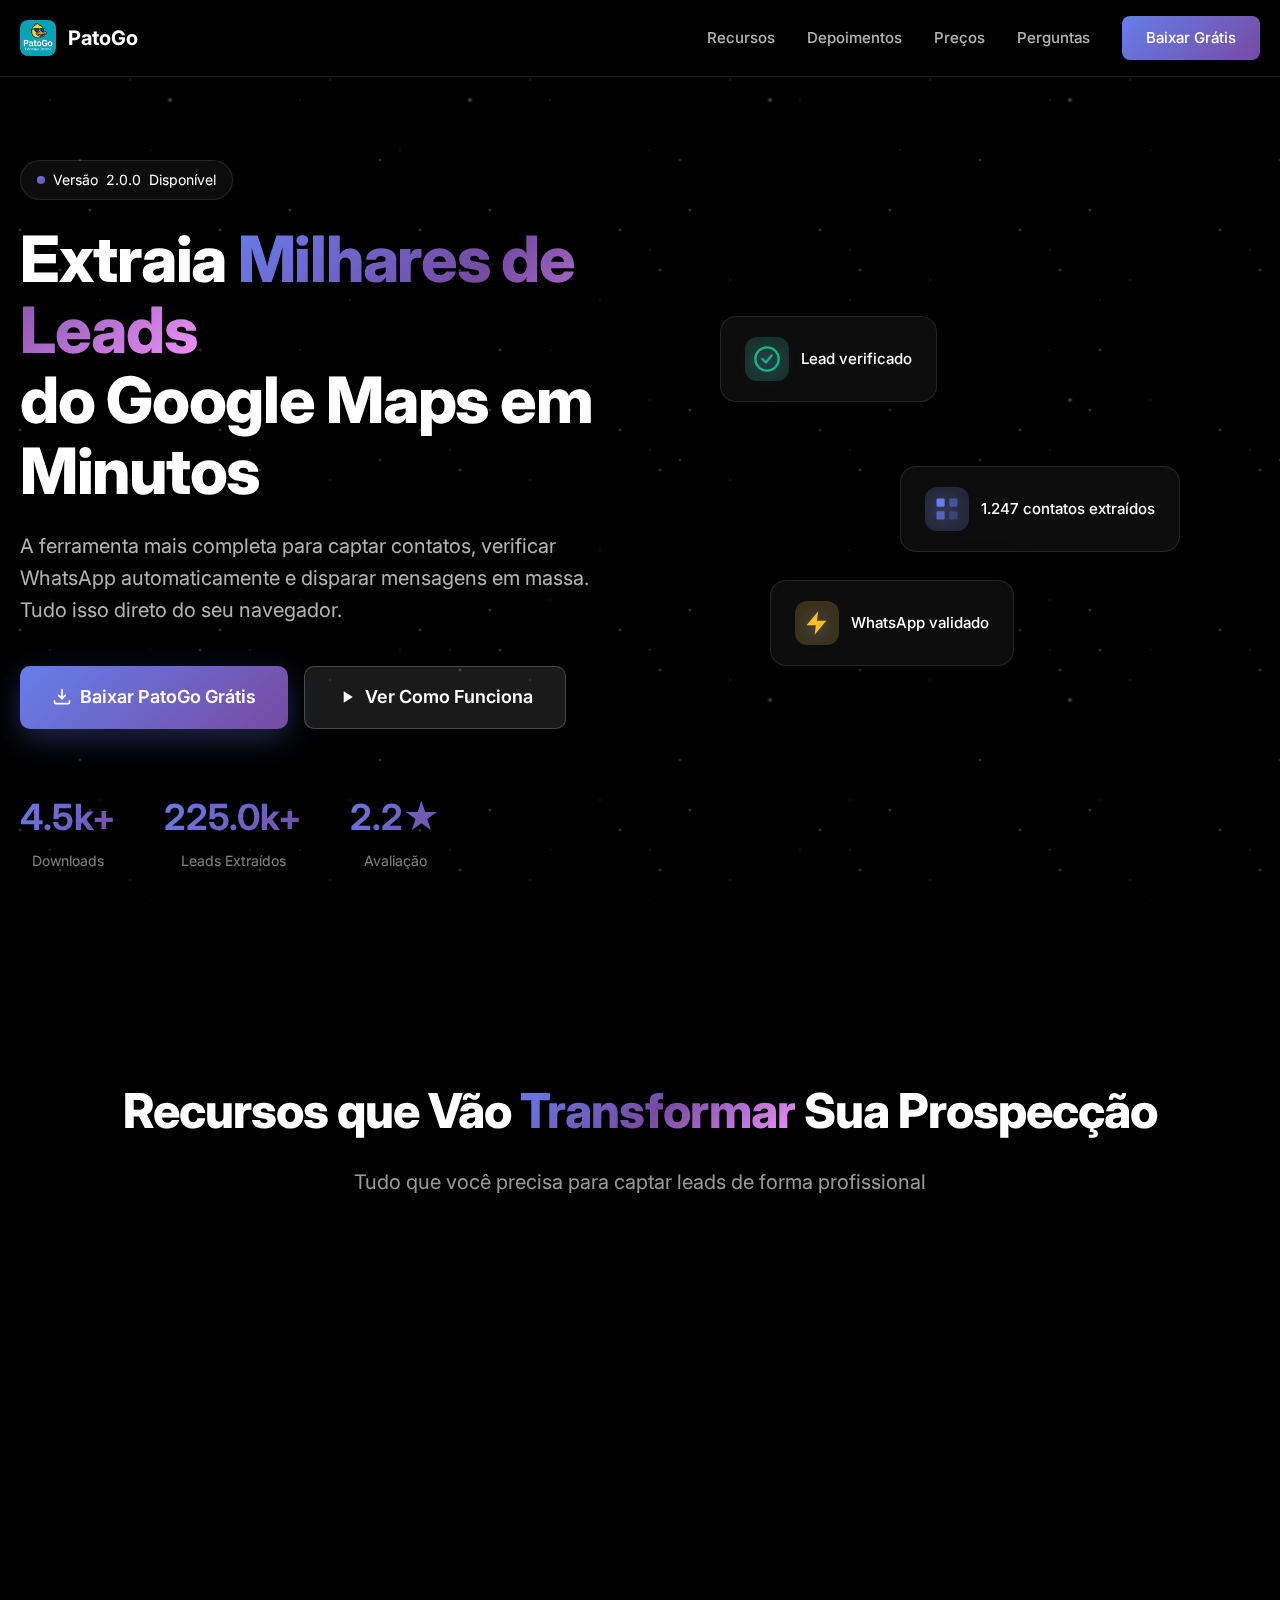
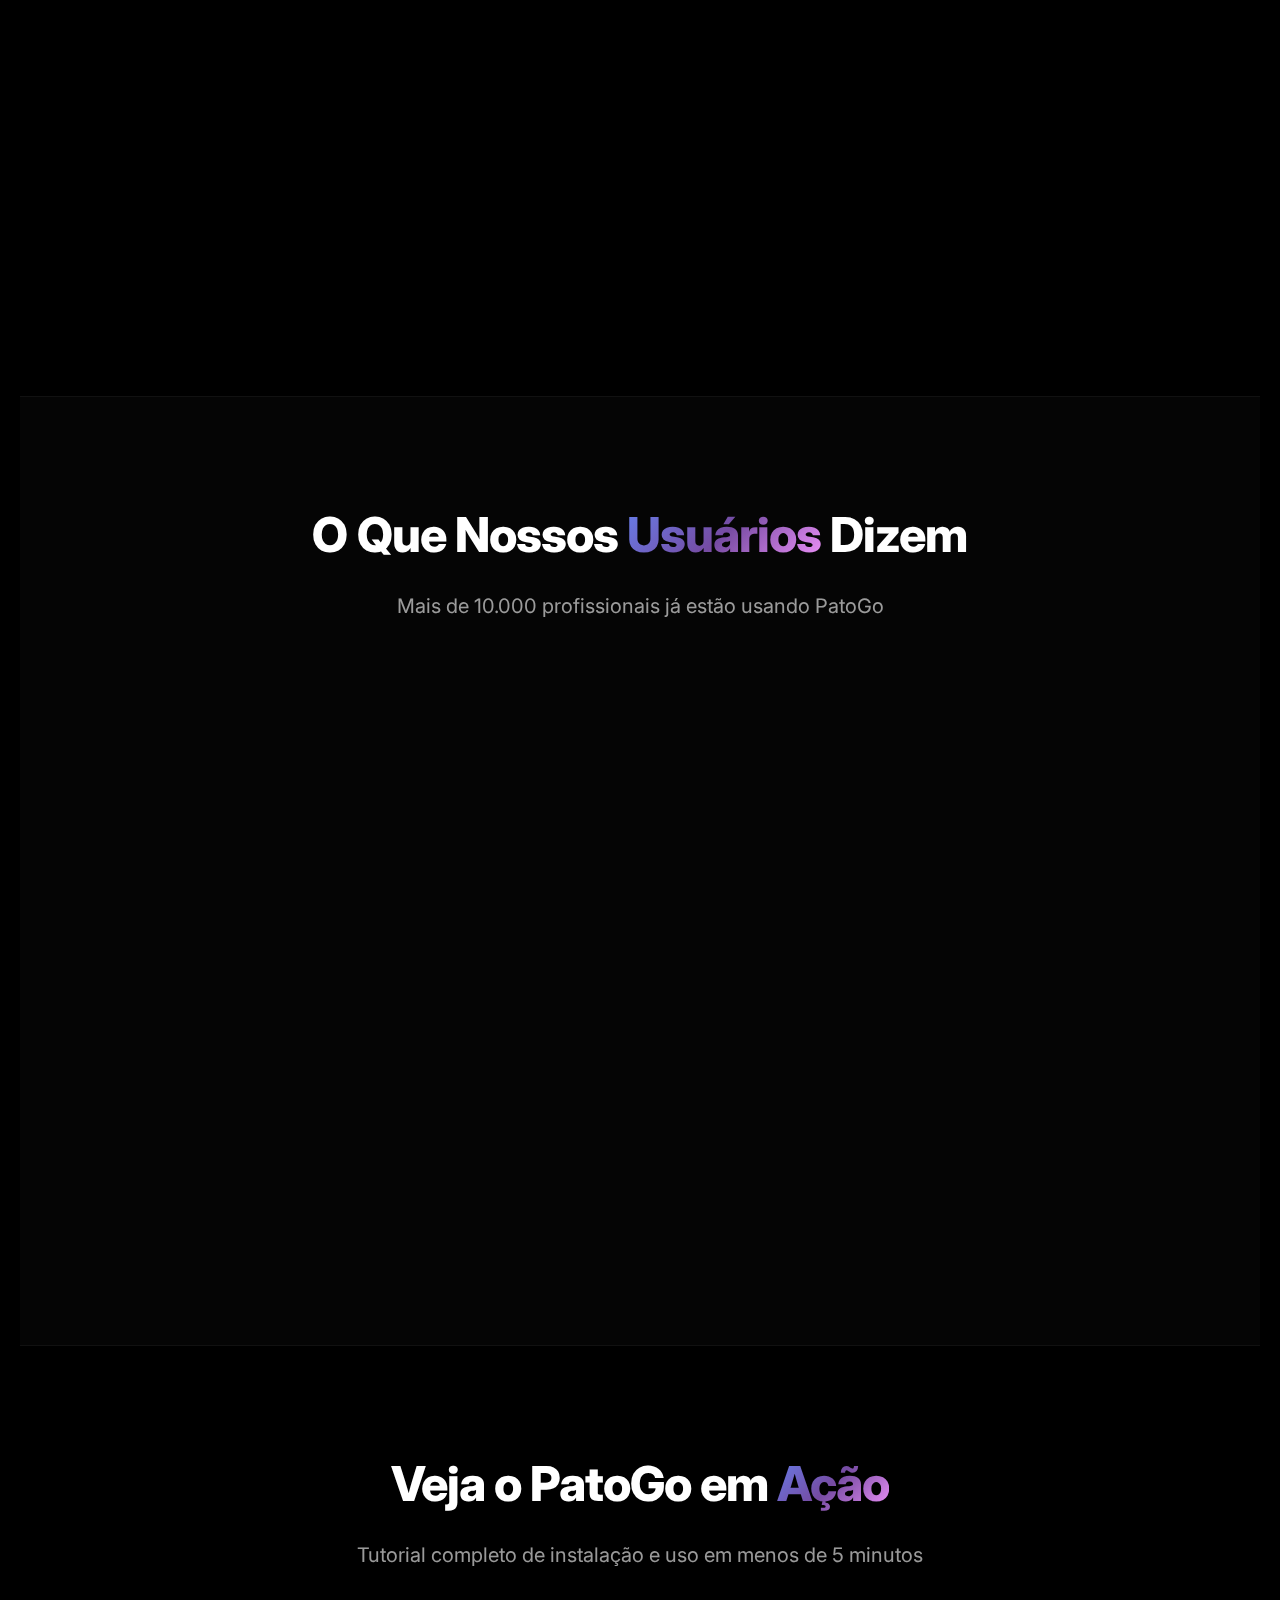
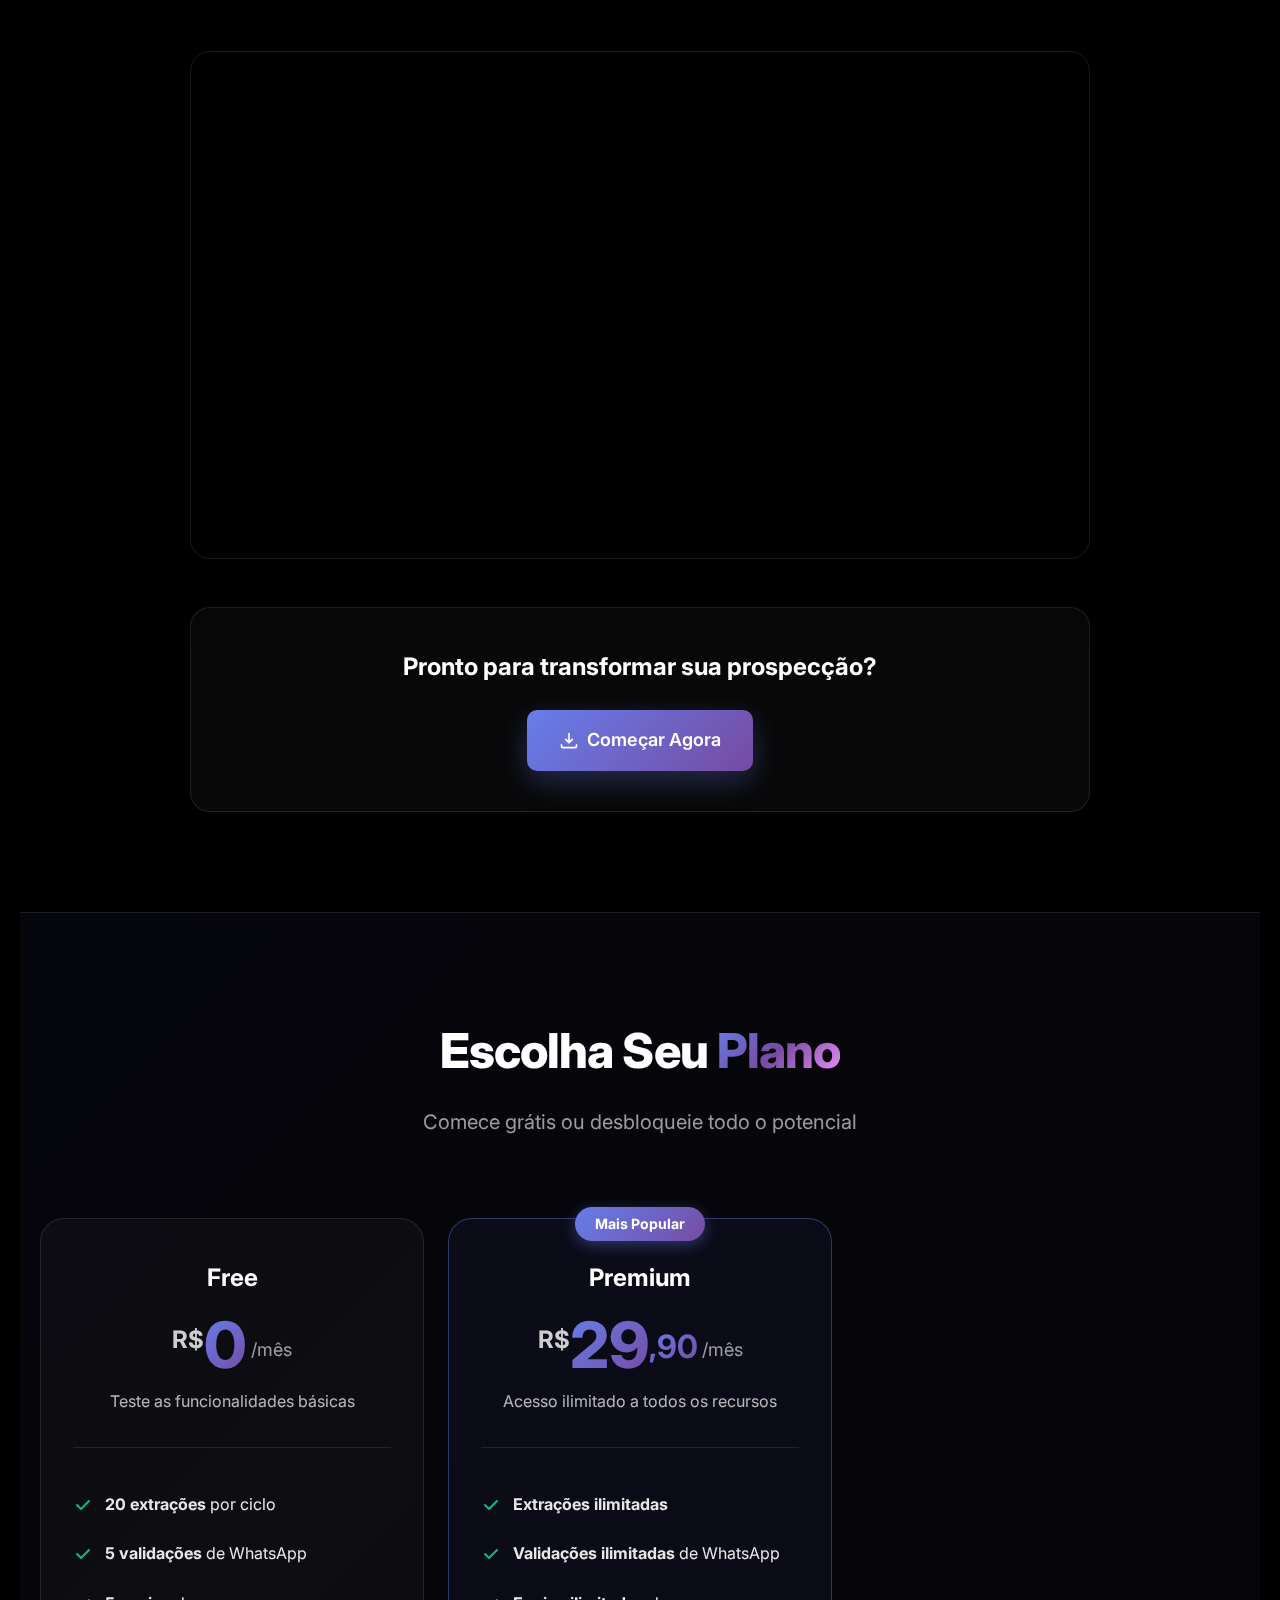
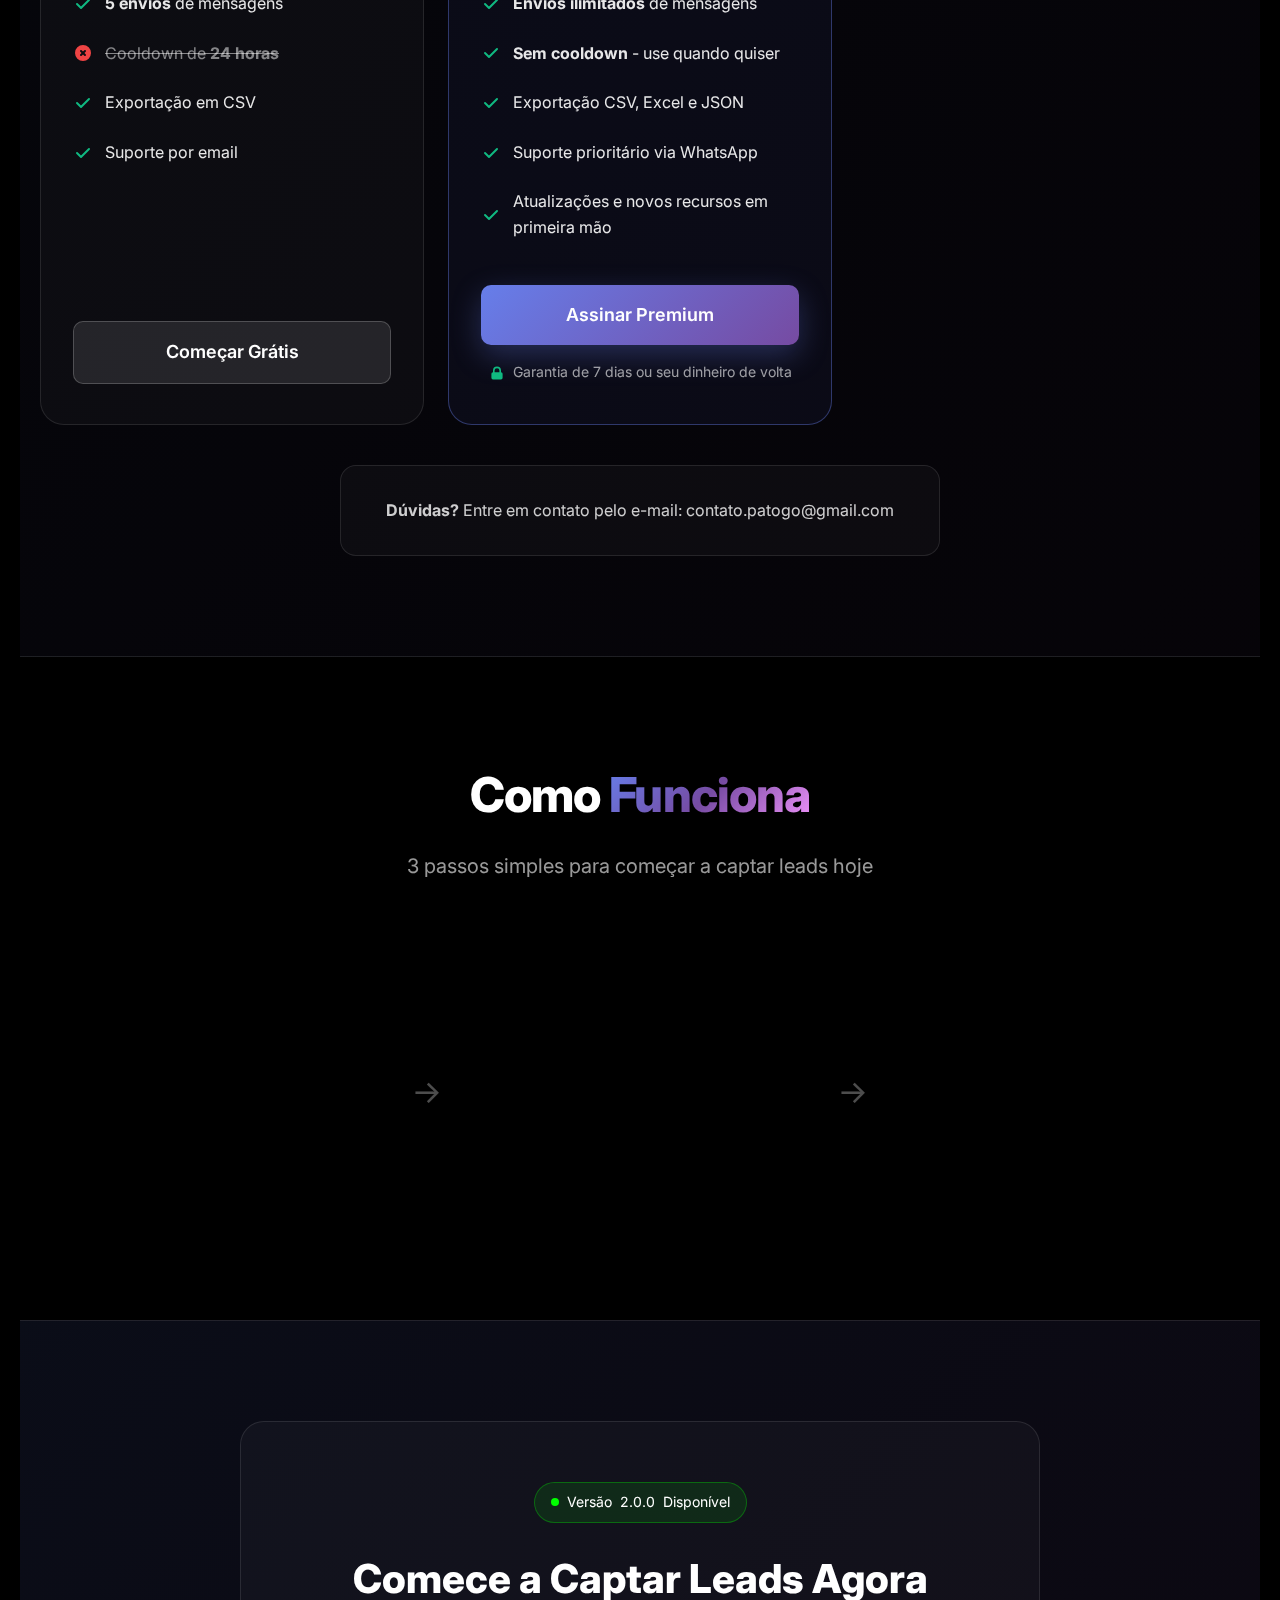
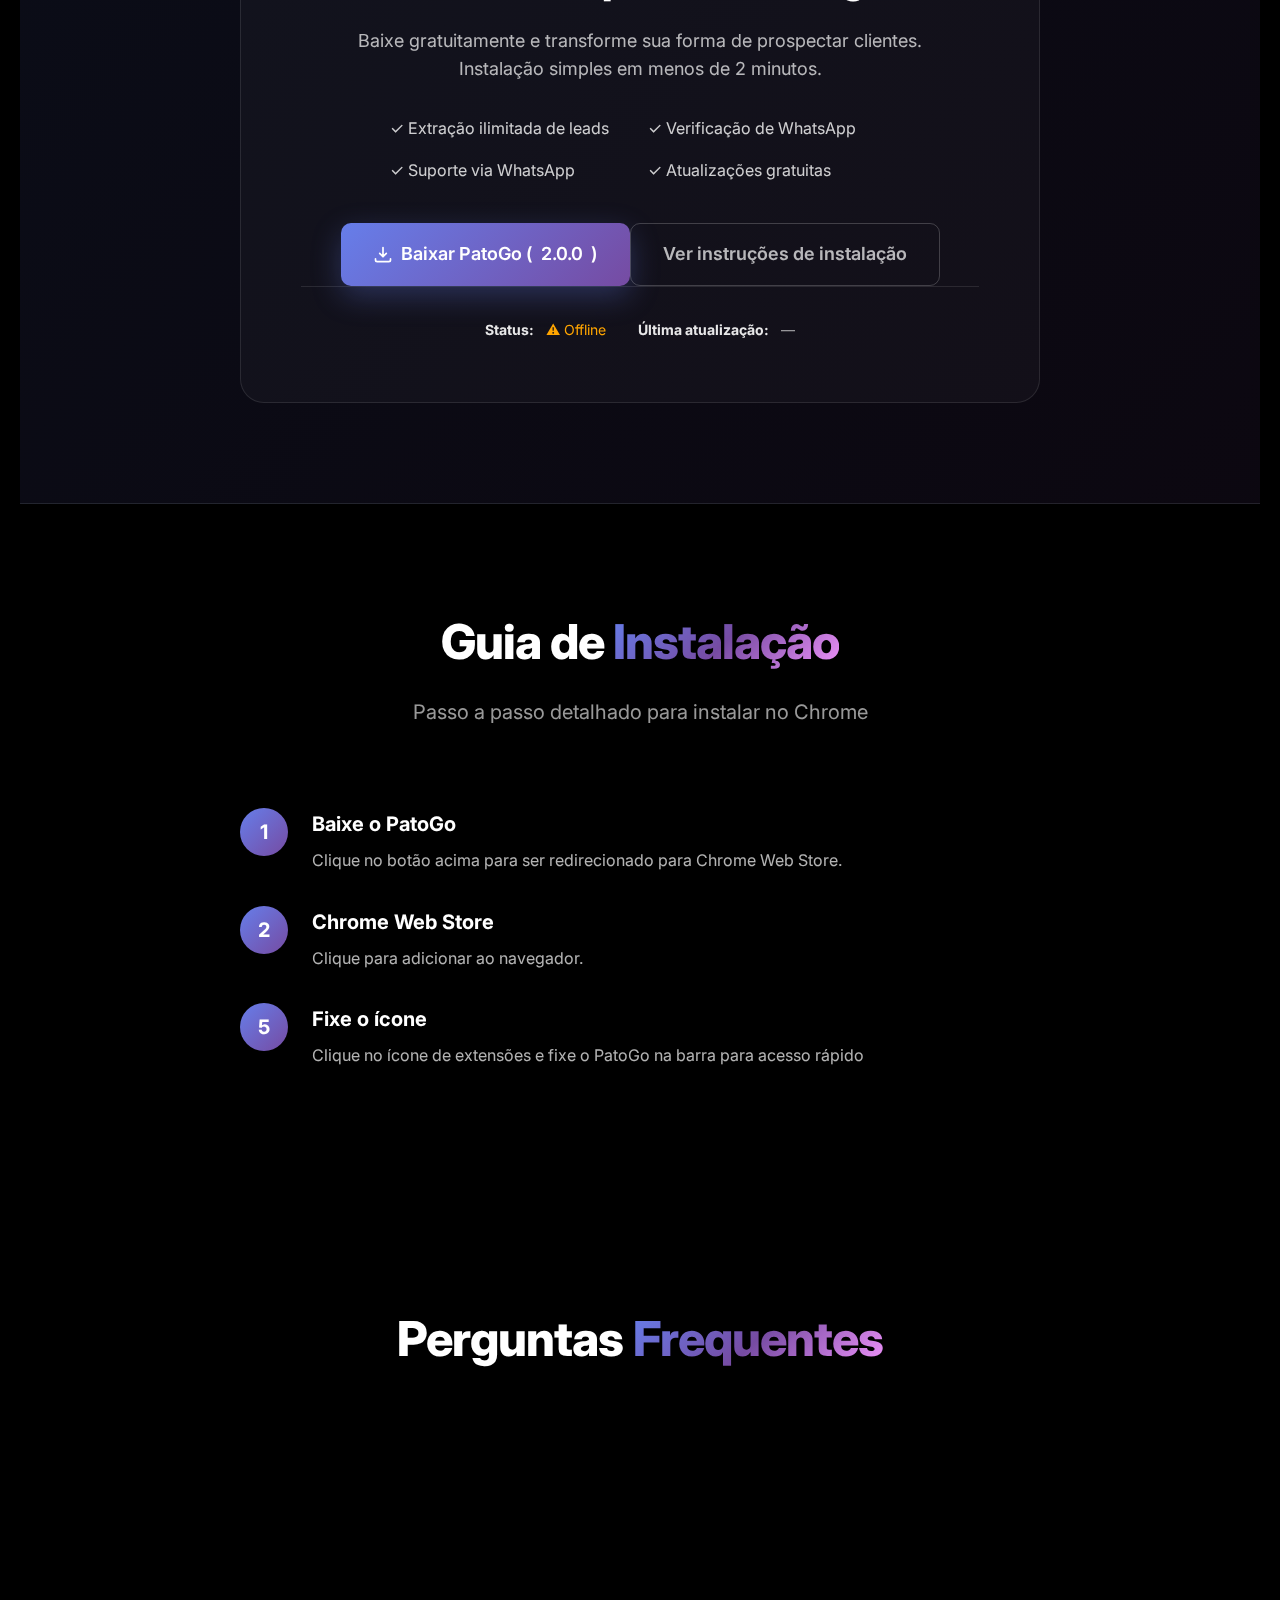
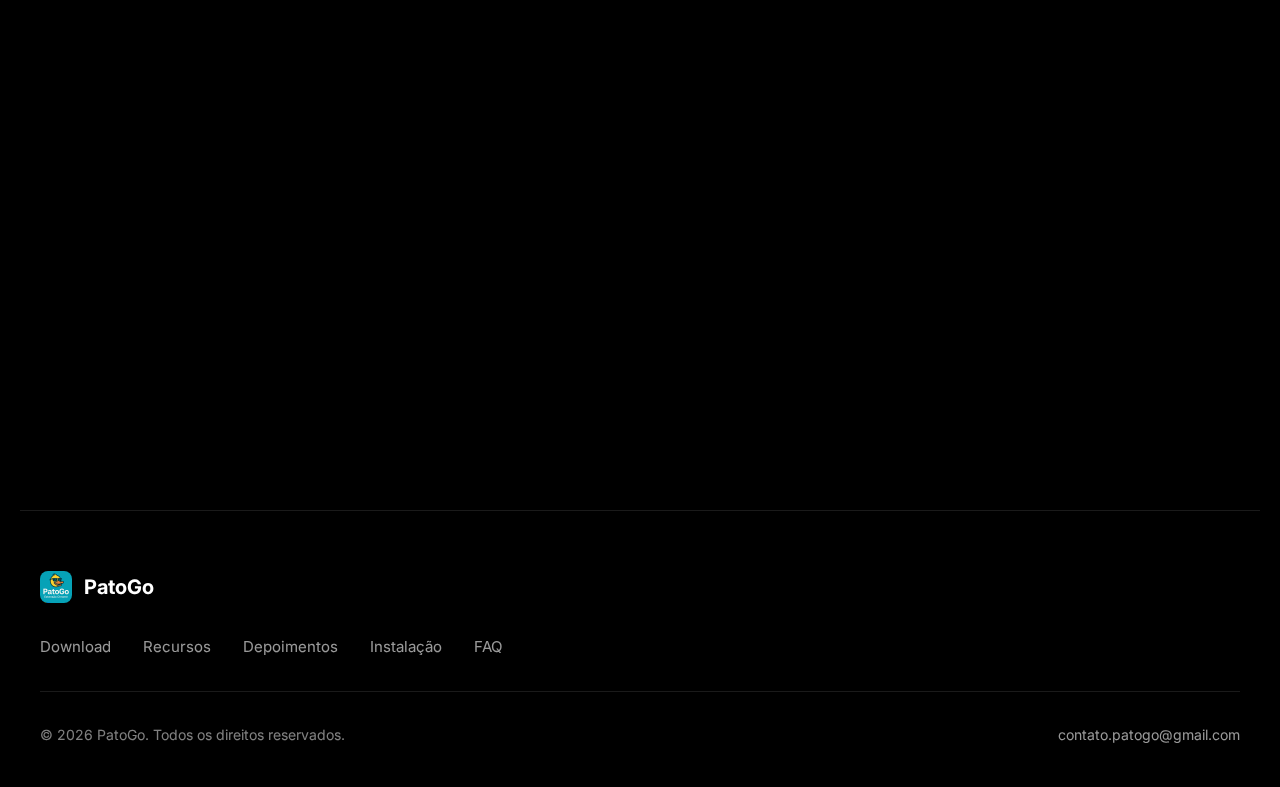
<file: index.html>
<!doctype html>
<html lang="pt-br">
<head>
  <meta charset="utf-8"/>
  <meta name="viewport" content="width=device-width, initial-scale=1"/>
  <title>PatoGo — Extensão para extrair leads do Google Maps (Download Oficial)</title>

  <meta name="description" content="Baixe a PatoGo: extensão para extrair leads do Google Maps, verificar se o número tem WhatsApp e organizar contatos. Guia de instalação unpacked e atualizações."/>
  <link rel="canonical" href="https://patogo.com.br/"/>
  <link rel="alternate" hreflang="pt-BR" href="https://patogo.com.br/"/>

  <!-- Open Graph / Twitter -->
  <meta property="og:type" content="website">
  <meta property="og:title" content="PatoGo — Download Oficial da Extensão">
  <meta property="og:description" content="Extraia leads do Google Maps e verifique WhatsApp. Instalação unpacked, atualizações e política de privacidade.">
  <meta property="og:url" content="https://patogo.com.br/">
  <meta property="og:image" content="https://patogo.com.br/icons/pato.png">
  <meta name="twitter:card" content="summary">
  <meta name="twitter:title" content="PatoGo — Extensão de Leads">
  <meta name="twitter:description" content="Extraia leads do Google Maps e valide WhatsApp.">
  <meta name="twitter:image" content="https://patogo.com.br/icons/pato.png">

  <link rel="preconnect" href="https://fonts.googleapis.com">
  <link rel="preconnect" href="https://fonts.gstatic.com" crossorigin>
  <link href="https://fonts.googleapis.com/css2?family=Inter:wght@400;500;600;700;800&display=swap" rel="stylesheet">
  
  <link rel="stylesheet" href="style.css"/>
  
  <script async src="https://www.googletagmanager.com/gtag/js?id=G-FPWM6XJE1W"></script>
  <script>
    window.dataLayer = window.dataLayer || [];
    function gtag(){dataLayer.push(arguments);}
    gtag('js', new Date());
    gtag('config', 'G-FPWM6XJE1W');
  </script>
</head>
<body>
  <!-- Fundo de estrelas animado -->
  <div class="stars-container">
    <div class="stars"></div>
    <div class="stars2"></div>
    <div class="stars3"></div>
  </div>

  <!-- Navbar -->
  <nav class="navbar">
    <div class="nav-content">
      <div class="nav-logo">
        <img src="icons/pato.png" alt="PatoGo" width="36" height="36" />
        <span>PatoGo</span>
      </div>
      <div class="nav-links">
        <a href="#recursos">Recursos</a>
        <a href="#depoimentos">Depoimentos</a>
        <a href="#precos">Preços</a>
        <a href="#faq">Perguntas</a>
        <a href="#download" class="nav-cta">Baixar Grátis</a>
      </div>
    </div>
  </nav>

  <div class="main-container">
    
    <!-- Hero Section -->
    <section class="hero-section" id="hero">
      <div class="hero-content">
        <div class="hero-badge">
          <span class="badge-dot"></span>
          Versão <span id="cur-ver">2.0.0</span> Disponível
        </div>
        
        <h1 class="hero-title">
          Extraia <span class="gradient-text">Milhares de Leads</span><br/>
          do Google Maps em Minutos
        </h1>
        
        <p class="hero-description">
          A ferramenta mais completa para captar contatos, verificar WhatsApp automaticamente 
          e disparar mensagens em massa. Tudo isso direto do seu navegador.
        </p>

        <div class="hero-cta">
          <a id="dl" class="btn btn-primary btn-large" 
             href="downloads/PatoGo-1.0.0.zip" 
             download>
            <svg class="btn-icon" viewBox="0 0 24 24" fill="none" stroke="currentColor" stroke-width="2">
              <path stroke-linecap="round" stroke-linejoin="round" d="M3 16.5V18a2 2 0 0 0 2 2h14a2 2 0 0 0 2-2v-1.5"/>
              <path stroke-linecap="round" stroke-linejoin="round" d="M12 3v11m0 0l-4-4m4 4l4-4"/>
            </svg>
            Baixar PatoGo Grátis
          </a>
          <a class="btn btn-secondary btn-large" href="#video-instalar">
            <svg class="btn-icon" viewBox="0 0 24 24" fill="currentColor">
              <path d="M8 5v14l11-7z"/>
            </svg>
            Ver Como Funciona
          </a>
        </div>

        <div class="hero-stats">
          <div class="stat">
            <div class="stat-number">10k+</div>
            <div class="stat-label">Downloads</div>
          </div>
          <div class="stat">
            <div class="stat-number">500k+</div>
            <div class="stat-label">Leads Extraídos</div>
          </div>
          <div class="stat">
            <div class="stat-number">4.9★</div>
            <div class="stat-label">Avaliação</div>
          </div>
        </div>
      </div>

      <div class="hero-visual">
        <div class="floating-card card-1">
          <div class="card-icon">
            <svg width="28" height="28" viewBox="0 0 24 24" fill="none" xmlns="http://www.w3.org/2000/svg">
              <circle cx="12" cy="12" r="10" stroke="#10b981" stroke-width="2" fill="none"/>
              <path d="M8 12L11 15L16 9" stroke="#10b981" stroke-width="2" stroke-linecap="round" stroke-linejoin="round"/>
            </svg>
          </div>
          <div class="card-text">Lead verificado</div>
        </div>
        <div class="floating-card card-2">
          <div class="card-icon">
            <svg width="28" height="28" viewBox="0 0 24 24" fill="none" xmlns="http://www.w3.org/2000/svg">
              <rect x="3" y="3" width="7" height="7" rx="1" fill="#667eea"/>
              <rect x="3" y="14" width="7" height="7" rx="1" fill="#667eea" opacity="0.7"/>
              <rect x="14" y="3" width="7" height="7" rx="1" fill="#667eea" opacity="0.5"/>
              <rect x="14" y="14" width="7" height="7" rx="1" fill="#667eea" opacity="0.3"/>
            </svg>
          </div>
          <div class="card-text">1.247 contatos extraídos</div>
        </div>
        <div class="floating-card card-3">
          <div class="card-icon">
            <svg width="28" height="28" viewBox="0 0 24 24" fill="none" xmlns="http://www.w3.org/2000/svg">
              <path d="M13 2L3 14h8l-1 8 10-12h-8l1-8z" fill="#fbbf24"/>
            </svg>
          </div>
          <div class="card-text">WhatsApp validado</div>
        </div>
      </div>
    </section>

    <!-- Recursos Section -->
    <section class="features-section" id="recursos">
      <div class="section-header">
        <h2 class="section-title">Recursos que Vão <span class="gradient-text">Transformar</span> Sua Prospecção</h2>
        <p class="section-description">Tudo que você precisa para captar leads de forma profissional</p>
      </div>

      <div class="features-grid">
        <div class="feature-card">
          <div class="feature-icon">
            <svg viewBox="0 0 64 64" fill="none" xmlns="http://www.w3.org/2000/svg">
              <defs>
                <linearGradient id="map-gradient" x1="0%" y1="0%" x2="100%" y2="100%">
                  <stop offset="0%" style="stop-color:#667eea;stop-opacity:1" />
                  <stop offset="100%" style="stop-color:#764ba2;stop-opacity:1" />
                </linearGradient>
              </defs>
              <path d="M20 8L12 12V52L20 48M20 8L32 12M20 8V48M32 12L44 8M32 12V52M32 12L20 8M44 8L52 12V52L44 48M44 8V48M44 48L32 52M44 48L52 52" stroke="url(#map-gradient)" stroke-width="3" stroke-linecap="round" stroke-linejoin="round"/>
              <circle cx="20" cy="28" r="3" fill="url(#map-gradient)"/>
              <circle cx="32" cy="32" r="3" fill="url(#map-gradient)"/>
              <circle cx="44" cy="28" r="3" fill="url(#map-gradient)"/>
            </svg>
          </div>
          <h3>Extração do Google Maps</h3>
          <p>Capture automaticamente nome, endereço, telefone e website de empresas em qualquer região.</p>
        </div>

        <div class="feature-card">
          <div class="feature-icon">
            <svg viewBox="0 0 64 64" fill="none" xmlns="http://www.w3.org/2000/svg">
              <defs>
                <linearGradient id="check-gradient" x1="0%" y1="0%" x2="100%" y2="100%">
                  <stop offset="0%" style="stop-color:#10b981;stop-opacity:1" />
                  <stop offset="100%" style="stop-color:#34d399;stop-opacity:1" />
                </linearGradient>
              </defs>
              <rect x="8" y="8" width="48" height="48" rx="8" stroke="url(#check-gradient)" stroke-width="3" fill="none"/>
              <path d="M20 32L28 40L44 24" stroke="url(#check-gradient)" stroke-width="4" stroke-linecap="round" stroke-linejoin="round"/>
            </svg>
          </div>
          <h3>Verificação de WhatsApp</h3>
          <p>Valide instantaneamente se os números têm WhatsApp ativo antes de enviar mensagens.</p>
        </div>

        <div class="feature-card">
          <div class="feature-icon">
            <svg viewBox="0 0 64 64" fill="none" xmlns="http://www.w3.org/2000/svg">
              <defs>
                <linearGradient id="message-gradient" x1="0%" y1="0%" x2="100%" y2="100%">
                  <stop offset="0%" style="stop-color:#667eea;stop-opacity:1" />
                  <stop offset="100%" style="stop-color:#764ba2;stop-opacity:1" />
                </linearGradient>
              </defs>
              <path d="M8 12C8 9.79086 9.79086 8 12 8H52C54.2091 8 56 9.79086 56 12V40C56 42.2091 54.2091 44 52 44H20L8 56V12Z" stroke="url(#message-gradient)" stroke-width="3" fill="none"/>
              <circle cx="20" cy="26" r="2.5" fill="url(#message-gradient)"/>
              <circle cx="32" cy="26" r="2.5" fill="url(#message-gradient)"/>
              <circle cx="44" cy="26" r="2.5" fill="url(#message-gradient)"/>
            </svg>
          </div>
          <h3>Disparo em Massa</h3>
          <p>Envie mensagens personalizadas para centenas de contatos com apenas alguns cliques.</p>
        </div>

        <div class="feature-card">
          <div class="feature-icon">
            <svg viewBox="0 0 64 64" fill="none" xmlns="http://www.w3.org/2000/svg">
              <defs>
                <linearGradient id="folder-gradient" x1="0%" y1="0%" x2="100%" y2="100%">
                  <stop offset="0%" style="stop-color:#f59e0b;stop-opacity:1" />
                  <stop offset="100%" style="stop-color:#fbbf24;stop-opacity:1" />
                </linearGradient>
              </defs>
              <path d="M8 16C8 13.7909 9.79086 12 12 12H24L28 18H52C54.2091 18 56 19.7909 56 22V48C56 50.2091 54.2091 52 52 52H12C9.79086 52 8 50.2091 8 48V16Z" stroke="url(#folder-gradient)" stroke-width="3" fill="none"/>
              <path d="M20 32L32 32M32 32L44 32M32 32V24M32 32V40" stroke="url(#folder-gradient)" stroke-width="3" stroke-linecap="round"/>
            </svg>
          </div>
          <h3>Exportação Inteligente</h3>
          <p>Exporte seus leads em CSV, Excel ou direto para seu CRM favorito.</p>
        </div>

        <div class="feature-card">
          <div class="feature-icon">
            <svg viewBox="0 0 64 64" fill="none" xmlns="http://www.w3.org/2000/svg">
              <defs>
                <linearGradient id="lock-gradient" x1="0%" y1="0%" x2="100%" y2="100%">
                  <stop offset="0%" style="stop-color:#667eea;stop-opacity:1" />
                  <stop offset="100%" style="stop-color:#764ba2;stop-opacity:1" />
                </linearGradient>
              </defs>
              <rect x="14" y="28" width="36" height="24" rx="4" stroke="url(#lock-gradient)" stroke-width="3" fill="none"/>
              <path d="M22 28V20C22 14.4772 26.4772 10 32 10C37.5228 10 42 14.4772 42 20V28" stroke="url(#lock-gradient)" stroke-width="3" stroke-linecap="round"/>
              <circle cx="32" cy="40" r="3" fill="url(#lock-gradient)"/>
            </svg>
          </div>
          <h3>100% Privado</h3>
          <p>Todos os dados ficam no seu navegador. Não coletamos nem compartilhamos nada.</p>
        </div>

        <div class="feature-card">
          <div class="feature-icon">
            <svg viewBox="0 0 64 64" fill="none" xmlns="http://www.w3.org/2000/svg">
              <defs>
                <linearGradient id="bolt-gradient" x1="0%" y1="0%" x2="100%" y2="100%">
                  <stop offset="0%" style="stop-color:#fbbf24;stop-opacity:1" />
                  <stop offset="100%" style="stop-color:#f59e0b;stop-opacity:1" />
                </linearGradient>
              </defs>
              <path d="M36 8L16 36H32L28 56L48 28H32L36 8Z" stroke="url(#bolt-gradient)" stroke-width="3" stroke-linejoin="round" fill="url(#bolt-gradient)" fill-opacity="0.2"/>
            </svg>
          </div>
          <h3>Super Rápido</h3>
          <p>Capture milhares de leads em minutos. Economize horas de trabalho manual.</p>
        </div>
      </div>
    </section>

    <!-- Depoimentos Section -->
    <section class="testimonials-section" id="depoimentos">
      <div class="section-header">
        <h2 class="section-title">O Que Nossos <span class="gradient-text">Usuários</span> Dizem</h2>
        <p class="section-description">Mais de 10.000 profissionais já estão usando PatoGo</p>
      </div>

      <div class="testimonials-grid">
        <div class="testimonial-card">
          <div class="testimonial-stars">
            <svg viewBox="0 0 20 20" fill="currentColor"><path d="M9.049 2.927c.3-.921 1.603-.921 1.902 0l1.07 3.292a1 1 0 00.95.69h3.462c.969 0 1.371 1.24.588 1.81l-2.8 2.034a1 1 0 00-.364 1.118l1.07 3.292c.3.921-.755 1.688-1.54 1.118l-2.8-2.034a1 1 0 00-1.175 0l-2.8 2.034c-.784.57-1.838-.197-1.539-1.118l1.07-3.292a1 1 0 00-.364-1.118L2.98 8.72c-.783-.57-.38-1.81.588-1.81h3.461a1 1 0 00.951-.69l1.07-3.292z"/></svg>
            <svg viewBox="0 0 20 20" fill="currentColor"><path d="M9.049 2.927c.3-.921 1.603-.921 1.902 0l1.07 3.292a1 1 0 00.95.69h3.462c.969 0 1.371 1.24.588 1.81l-2.8 2.034a1 1 0 00-.364 1.118l1.07 3.292c.3.921-.755 1.688-1.54 1.118l-2.8-2.034a1 1 0 00-1.175 0l-2.8 2.034c-.784.57-1.838-.197-1.539-1.118l1.07-3.292a1 1 0 00-.364-1.118L2.98 8.72c-.783-.57-.38-1.81.588-1.81h3.461a1 1 0 00.951-.69l1.07-3.292z"/></svg>
            <svg viewBox="0 0 20 20" fill="currentColor"><path d="M9.049 2.927c.3-.921 1.603-.921 1.902 0l1.07 3.292a1 1 0 00.95.69h3.462c.969 0 1.371 1.24.588 1.81l-2.8 2.034a1 1 0 00-.364 1.118l1.07 3.292c.3.921-.755 1.688-1.54 1.118l-2.8-2.034a1 1 0 00-1.175 0l-2.8 2.034c-.784.57-1.838-.197-1.539-1.118l1.07-3.292a1 1 0 00-.364-1.118L2.98 8.72c-.783-.57-.38-1.81.588-1.81h3.461a1 1 0 00.951-.69l1.07-3.292z"/></svg>
            <svg viewBox="0 0 20 20" fill="currentColor"><path d="M9.049 2.927c.3-.921 1.603-.921 1.902 0l1.07 3.292a1 1 0 00.95.69h3.462c.969 0 1.371 1.24.588 1.81l-2.8 2.034a1 1 0 00-.364 1.118l1.07 3.292c.3.921-.755 1.688-1.54 1.118l-2.8-2.034a1 1 0 00-1.175 0l-2.8 2.034c-.784.57-1.838-.197-1.539-1.118l1.07-3.292a1 1 0 00-.364-1.118L2.98 8.72c-.783-.57-.38-1.81.588-1.81h3.461a1 1 0 00.951-.69l1.07-3.292z"/></svg>
            <svg viewBox="0 0 20 20" fill="currentColor"><path d="M9.049 2.927c.3-.921 1.603-.921 1.902 0l1.07 3.292a1 1 0 00.95.69h3.462c.969 0 1.371 1.24.588 1.81l-2.8 2.034a1 1 0 00-.364 1.118l1.07 3.292c.3.921-.755 1.688-1.54 1.118l-2.8-2.034a1 1 0 00-1.175 0l-2.8 2.034c-.784.57-1.838-.197-1.539-1.118l1.07-3.292a1 1 0 00-.364-1.118L2.98 8.72c-.783-.57-.38-1.81.588-1.81h3.461a1 1 0 00.951-.69l1.07-3.292z"/></svg>
          </div>
          <p class="testimonial-text">
            "Incrível! Consegui captar mais de 2.000 leads de restaurantes em SP em menos de 1 hora. 
            A verificação do WhatsApp é um diferencial absurdo!"
          </p>
          <div class="testimonial-author">
            <div class="author-avatar">MC</div>
            <div class="author-info">
              <div class="author-name">Marcos Costa</div>
              <div class="author-role">Consultor de Marketing</div>
            </div>
          </div>
        </div>

        <div class="testimonial-card">
          <div class="testimonial-stars">
            <svg viewBox="0 0 20 20" fill="currentColor"><path d="M9.049 2.927c.3-.921 1.603-.921 1.902 0l1.07 3.292a1 1 0 00.95.69h3.462c.969 0 1.371 1.24.588 1.81l-2.8 2.034a1 1 0 00-.364 1.118l1.07 3.292c.3.921-.755 1.688-1.54 1.118l-2.8-2.034a1 1 0 00-1.175 0l-2.8 2.034c-.784.57-1.838-.197-1.539-1.118l1.07-3.292a1 1 0 00-.364-1.118L2.98 8.72c-.783-.57-.38-1.81.588-1.81h3.461a1 1 0 00.951-.69l1.07-3.292z"/></svg>
            <svg viewBox="0 0 20 20" fill="currentColor"><path d="M9.049 2.927c.3-.921 1.603-.921 1.902 0l1.07 3.292a1 1 0 00.95.69h3.462c.969 0 1.371 1.24.588 1.81l-2.8 2.034a1 1 0 00-.364 1.118l1.07 3.292c.3.921-.755 1.688-1.54 1.118l-2.8-2.034a1 1 0 00-1.175 0l-2.8 2.034c-.784.57-1.838-.197-1.539-1.118l1.07-3.292a1 1 0 00-.364-1.118L2.98 8.72c-.783-.57-.38-1.81.588-1.81h3.461a1 1 0 00.951-.69l1.07-3.292z"/></svg>
            <svg viewBox="0 0 20 20" fill="currentColor"><path d="M9.049 2.927c.3-.921 1.603-.921 1.902 0l1.07 3.292a1 1 0 00.95.69h3.462c.969 0 1.371 1.24.588 1.81l-2.8 2.034a1 1 0 00-.364 1.118l1.07 3.292c.3.921-.755 1.688-1.54 1.118l-2.8-2.034a1 1 0 00-1.175 0l-2.8 2.034c-.784.57-1.838-.197-1.539-1.118l1.07-3.292a1 1 0 00-.364-1.118L2.98 8.72c-.783-.57-.38-1.81.588-1.81h3.461a1 1 0 00.951-.69l1.07-3.292z"/></svg>
            <svg viewBox="0 0 20 20" fill="currentColor"><path d="M9.049 2.927c.3-.921 1.603-.921 1.902 0l1.07 3.292a1 1 0 00.95.69h3.462c.969 0 1.371 1.24.588 1.81l-2.8 2.034a1 1 0 00-.364 1.118l1.07 3.292c.3.921-.755 1.688-1.54 1.118l-2.8-2.034a1 1 0 00-1.175 0l-2.8 2.034c-.784.57-1.838-.197-1.539-1.118l1.07-3.292a1 1 0 00-.364-1.118L2.98 8.72c-.783-.57-.38-1.81.588-1.81h3.461a1 1 0 00.951-.69l1.07-3.292z"/></svg>
            <svg viewBox="0 0 20 20" fill="currentColor"><path d="M9.049 2.927c.3-.921 1.603-.921 1.902 0l1.07 3.292a1 1 0 00.95.69h3.462c.969 0 1.371 1.24.588 1.81l-2.8 2.034a1 1 0 00-.364 1.118l1.07 3.292c.3.921-.755 1.688-1.54 1.118l-2.8-2.034a1 1 0 00-1.175 0l-2.8 2.034c-.784.57-1.838-.197-1.539-1.118l1.07-3.292a1 1 0 00-.364-1.118L2.98 8.72c-.783-.57-.38-1.81.588-1.81h3.461a1 1 0 00.951-.69l1.07-3.292z"/></svg>
          </div>
          <p class="testimonial-text">
            "Antes eu gastava dias fazendo isso manualmente. Agora com o PatoGo eu faço em minutos. 
            Minha taxa de conversão triplicou!"
          </p>
          <div class="testimonial-author">
            <div class="author-avatar">AS</div>
            <div class="author-info">
              <div class="author-name">Ana Silva</div>
              <div class="author-role">Gerente Comercial</div>
            </div>
          </div>
        </div>

        <div class="testimonial-card">
          <div class="testimonial-stars">
            <svg viewBox="0 0 20 20" fill="currentColor"><path d="M9.049 2.927c.3-.921 1.603-.921 1.902 0l1.07 3.292a1 1 0 00.95.69h3.462c.969 0 1.371 1.24.588 1.81l-2.8 2.034a1 1 0 00-.364 1.118l1.07 3.292c.3.921-.755 1.688-1.54 1.118l-2.8-2.034a1 1 0 00-1.175 0l-2.8 2.034c-.784.57-1.838-.197-1.539-1.118l1.07-3.292a1 1 0 00-.364-1.118L2.98 8.72c-.783-.57-.38-1.81.588-1.81h3.461a1 1 0 00.951-.69l1.07-3.292z"/></svg>
            <svg viewBox="0 0 20 20" fill="currentColor"><path d="M9.049 2.927c.3-.921 1.603-.921 1.902 0l1.07 3.292a1 1 0 00.95.69h3.462c.969 0 1.371 1.24.588 1.81l-2.8 2.034a1 1 0 00-.364 1.118l1.07 3.292c.3.921-.755 1.688-1.54 1.118l-2.8-2.034a1 1 0 00-1.175 0l-2.8 2.034c-.784.57-1.838-.197-1.539-1.118l1.07-3.292a1 1 0 00-.364-1.118L2.98 8.72c-.783-.57-.38-1.81.588-1.81h3.461a1 1 0 00.951-.69l1.07-3.292z"/></svg>
            <svg viewBox="0 0 20 20" fill="currentColor"><path d="M9.049 2.927c.3-.921 1.603-.921 1.902 0l1.07 3.292a1 1 0 00.95.69h3.462c.969 0 1.371 1.24.588 1.81l-2.8 2.034a1 1 0 00-.364 1.118l1.07 3.292c.3.921-.755 1.688-1.54 1.118l-2.8-2.034a1 1 0 00-1.175 0l-2.8 2.034c-.784.57-1.838-.197-1.539-1.118l1.07-3.292a1 1 0 00-.364-1.118L2.98 8.72c-.783-.57-.38-1.81.588-1.81h3.461a1 1 0 00.951-.69l1.07-3.292z"/></svg>
            <svg viewBox="0 0 20 20" fill="currentColor"><path d="M9.049 2.927c.3-.921 1.603-.921 1.902 0l1.07 3.292a1 1 0 00.95.69h3.462c.969 0 1.371 1.24.588 1.81l-2.8 2.034a1 1 0 00-.364 1.118l1.07 3.292c.3.921-.755 1.688-1.54 1.118l-2.8-2.034a1 1 0 00-1.175 0l-2.8 2.034c-.784.57-1.838-.197-1.539-1.118l1.07-3.292a1 1 0 00-.364-1.118L2.98 8.72c-.783-.57-.38-1.81.588-1.81h3.461a1 1 0 00.951-.69l1.07-3.292z"/></svg>
            <svg viewBox="0 0 20 20" fill="currentColor"><path d="M9.049 2.927c.3-.921 1.603-.921 1.902 0l1.07 3.292a1 1 0 00.95.69h3.462c.969 0 1.371 1.24.588 1.81l-2.8 2.034a1 1 0 00-.364 1.118l1.07 3.292c.3.921-.755 1.688-1.54 1.118l-2.8-2.034a1 1 0 00-1.175 0l-2.8 2.034c-.784.57-1.838-.197-1.539-1.118l1.07-3.292a1 1 0 00-.364-1.118L2.98 8.72c-.783-.57-.38-1.81.588-1.81h3.461a1 1 0 00.951-.69l1.07-3.292z"/></svg>
          </div>
          <p class="testimonial-text">
            "A melhor ferramenta de prospecção que já usei. Interface simples, rápida e muito eficiente. 
            Recomendo demais!"
          </p>
          <div class="testimonial-author">
            <div class="author-avatar">RF</div>
            <div class="author-info">
              <div class="author-name">Ricardo Fernandes</div>
              <div class="author-role">Dono de Agência</div>
            </div>
          </div>
        </div>

        <div class="testimonial-card">
          <div class="testimonial-stars">
            <svg viewBox="0 0 20 20" fill="currentColor"><path d="M9.049 2.927c.3-.921 1.603-.921 1.902 0l1.07 3.292a1 1 0 00.95.69h3.462c.969 0 1.371 1.24.588 1.81l-2.8 2.034a1 1 0 00-.364 1.118l1.07 3.292c.3.921-.755 1.688-1.54 1.118l-2.8-2.034a1 1 0 00-1.175 0l-2.8 2.034c-.784.57-1.838-.197-1.539-1.118l1.07-3.292a1 1 0 00-.364-1.118L2.98 8.72c-.783-.57-.38-1.81.588-1.81h3.461a1 1 0 00.951-.69l1.07-3.292z"/></svg>
            <svg viewBox="0 0 20 20" fill="currentColor"><path d="M9.049 2.927c.3-.921 1.603-.921 1.902 0l1.07 3.292a1 1 0 00.95.69h3.462c.969 0 1.371 1.24.588 1.81l-2.8 2.034a1 1 0 00-.364 1.118l1.07 3.292c.3.921-.755 1.688-1.54 1.118l-2.8-2.034a1 1 0 00-1.175 0l-2.8 2.034c-.784.57-1.838-.197-1.539-1.118l1.07-3.292a1 1 0 00-.364-1.118L2.98 8.72c-.783-.57-.38-1.81.588-1.81h3.461a1 1 0 00.951-.69l1.07-3.292z"/></svg>
            <svg viewBox="0 0 20 20" fill="currentColor"><path d="M9.049 2.927c.3-.921 1.603-.921 1.902 0l1.07 3.292a1 1 0 00.95.69h3.462c.969 0 1.371 1.24.588 1.81l-2.8 2.034a1 1 0 00-.364 1.118l1.07 3.292c.3.921-.755 1.688-1.54 1.118l-2.8-2.034a1 1 0 00-1.175 0l-2.8 2.034c-.784.57-1.838-.197-1.539-1.118l1.07-3.292a1 1 0 00-.364-1.118L2.98 8.72c-.783-.57-.38-1.81.588-1.81h3.461a1 1 0 00.951-.69l1.07-3.292z"/></svg>
            <svg viewBox="0 0 20 20" fill="currentColor"><path d="M9.049 2.927c.3-.921 1.603-.921 1.902 0l1.07 3.292a1 1 0 00.95.69h3.462c.969 0 1.371 1.24.588 1.81l-2.8 2.034a1 1 0 00-.364 1.118l1.07 3.292c.3.921-.755 1.688-1.54 1.118l-2.8-2.034a1 1 0 00-1.175 0l-2.8 2.034c-.784.57-1.838-.197-1.539-1.118l1.07-3.292a1 1 0 00-.364-1.118L2.98 8.72c-.783-.57-.38-1.81.588-1.81h3.461a1 1 0 00.951-.69l1.07-3.292z"/></svg>
            <svg viewBox="0 0 20 20" fill="currentColor"><path d="M9.049 2.927c.3-.921 1.603-.921 1.902 0l1.07 3.292a1 1 0 00.95.69h3.462c.969 0 1.371 1.24.588 1.81l-2.8 2.034a1 1 0 00-.364 1.118l1.07 3.292c.3.921-.755 1.688-1.54 1.118l-2.8-2.034a1 1 0 00-1.175 0l-2.8 2.034c-.784.57-1.838-.197-1.539-1.118l1.07-3.292a1 1 0 00-.364-1.118L2.98 8.72c-.783-.57-.38-1.81.588-1.81h3.461a1 1 0 00.951-.69l1.07-3.292z"/></svg>
          </div>
          <p class="testimonial-text">
            "Uso diariamente para captar leads B2B. A função de validar WhatsApp economiza muito tempo 
            e evita desperdício com números inválidos."
          </p>
          <div class="testimonial-author">
            <div class="author-avatar">JM</div>
            <div class="author-info">
              <div class="author-name">Julia Martins</div>
              <div class="author-role">SDR</div>
            </div>
          </div>
        </div>
      </div>
    </section>

    <!-- Vídeo Section -->
    <section class="video-section" id="video-instalar">
      <div class="video-container">
        <div class="section-header">
          <h2 class="section-title">Veja o PatoGo em <span class="gradient-text">Ação</span></h2>
          <p class="section-description">Tutorial completo de instalação e uso em menos de 5 minutos</p>
        </div>
        
        <div class="video-wrapper">
          <iframe
            src="https://www.youtube.com/embed/vOwditQosvI"
            title="Como instalar a extensão PatoGo no Chrome"
            frameborder="0"
            loading="lazy"
            allow="accelerometer; autoplay; clipboard-write; encrypted-media; gyroscope; picture-in-picture; web-share"
            allowfullscreen>
          </iframe>
        </div>

        <div class="video-cta">
          <p class="video-cta-text">Pronto para transformar sua prospecção?</p>
          <a href="#precos" class="btn btn-primary btn-large">
            <svg class="btn-icon" viewBox="0 0 24 24" fill="none" stroke="currentColor" stroke-width="2">
              <path stroke-linecap="round" stroke-linejoin="round" d="M3 16.5V18a2 2 0 0 0 2 2h14a2 2 0 0 0 2-2v-1.5"/>
              <path stroke-linecap="round" stroke-linejoin="round" d="M12 3v11m0 0l-4-4m4 4l4-4"/>
            </svg>
            Começar Agora
          </a>
        </div>
      </div>
    </section>

    <!-- Preços Section -->
    <section class="pricing-section" id="precos">
      <div class="section-header">
        <h2 class="section-title">Escolha Seu <span class="gradient-text">Plano</span></h2>
        <p class="section-description">Comece grátis ou desbloqueie todo o potencial</p>
      </div>

      <div class="pricing-grid">
        <!-- Plano Free -->
        <div class="pricing-card">
          <div class="pricing-header">
            <h3 class="pricing-title">Free</h3>
            <div class="pricing-price">
              <span class="price-currency">R$</span>
              <span class="price-amount">0</span>
              <span class="price-period">/mês</span>
            </div>
            <p class="pricing-description">Teste as funcionalidades básicas</p>
          </div>

          <div class="pricing-features">
            <div class="pricing-feature">
              <svg class="feature-check" viewBox="0 0 20 20" fill="currentColor">
                <path fill-rule="evenodd" d="M16.707 5.293a1 1 0 010 1.414l-8 8a1 1 0 01-1.414 0l-4-4a1 1 0 011.414-1.414L8 12.586l7.293-7.293a1 1 0 011.414 0z" clip-rule="evenodd"/>
              </svg>
              <span><strong>20 extrações</strong> por ciclo</span>
            </div>
            <div class="pricing-feature">
              <svg class="feature-check" viewBox="0 0 20 20" fill="currentColor">
                <path fill-rule="evenodd" d="M16.707 5.293a1 1 0 010 1.414l-8 8a1 1 0 01-1.414 0l-4-4a1 1 0 011.414-1.414L8 12.586l7.293-7.293a1 1 0 011.414 0z" clip-rule="evenodd"/>
              </svg>
              <span><strong>5 validações</strong> de WhatsApp</span>
            </div>
            <div class="pricing-feature">
              <svg class="feature-check" viewBox="0 0 20 20" fill="currentColor">
                <path fill-rule="evenodd" d="M16.707 5.293a1 1 0 010 1.414l-8 8a1 1 0 01-1.414 0l-4-4a1 1 0 011.414-1.414L8 12.586l7.293-7.293a1 1 0 011.414 0z" clip-rule="evenodd"/>
              </svg>
              <span><strong>5 envios</strong> de mensagens</span>
            </div>
            <div class="pricing-feature limited">
              <svg class="feature-check" viewBox="0 0 20 20" fill="currentColor">
                <path fill-rule="evenodd" d="M10 18a8 8 0 100-16 8 8 0 000 16zM8.707 7.293a1 1 0 00-1.414 1.414L8.586 10l-1.293 1.293a1 1 0 101.414 1.414L10 11.414l1.293 1.293a1 1 0 001.414-1.414L11.414 10l1.293-1.293a1 1 0 00-1.414-1.414L10 8.586 8.707 7.293z" clip-rule="evenodd"/>
              </svg>
              <span>Cooldown de <strong>24 horas</strong></span>
            </div>
            <div class="pricing-feature">
              <svg class="feature-check" viewBox="0 0 20 20" fill="currentColor">
                <path fill-rule="evenodd" d="M16.707 5.293a1 1 0 010 1.414l-8 8a1 1 0 01-1.414 0l-4-4a1 1 0 011.414-1.414L8 12.586l7.293-7.293a1 1 0 011.414 0z" clip-rule="evenodd"/>
              </svg>
              <span>Exportação em CSV</span>
            </div>
            <div class="pricing-feature">
              <svg class="feature-check" viewBox="0 0 20 20" fill="currentColor">
                <path fill-rule="evenodd" d="M16.707 5.293a1 1 0 010 1.414l-8 8a1 1 0 01-1.414 0l-4-4a1 1 0 011.414-1.414L8 12.586l7.293-7.293a1 1 0 011.414 0z" clip-rule="evenodd"/>
              </svg>
              <span>Suporte por email</span>
            </div>
          </div>

          <a href="#download" class="btn btn-secondary btn-large btn-block">
            Começar Grátis
          </a>
        </div>

        <!-- Plano Premium -->
        <div class="pricing-card pricing-card-featured">
          <div class="pricing-badge">Mais Popular</div>
          <div class="pricing-header">
            <h3 class="pricing-title">Premium</h3>
            <div class="pricing-price">
              <span class="price-currency">R$</span>
              <span class="price-amount">29</span>
              <span class="price-cents">,90</span>
              <span class="price-period">/mês</span>
            </div>
            <p class="pricing-description">Acesso ilimitado a todos os recursos</p>
          </div>

          <div class="pricing-features">
            <div class="pricing-feature">
              <svg class="feature-check" viewBox="0 0 20 20" fill="currentColor">
                <path fill-rule="evenodd" d="M16.707 5.293a1 1 0 010 1.414l-8 8a1 1 0 01-1.414 0l-4-4a1 1 0 011.414-1.414L8 12.586l7.293-7.293a1 1 0 011.414 0z" clip-rule="evenodd"/>
              </svg>
              <span><strong>Extrações ilimitadas</strong></span>
            </div>
            <div class="pricing-feature">
              <svg class="feature-check" viewBox="0 0 20 20" fill="currentColor">
                <path fill-rule="evenodd" d="M16.707 5.293a1 1 0 010 1.414l-8 8a1 1 0 01-1.414 0l-4-4a1 1 0 011.414-1.414L8 12.586l7.293-7.293a1 1 0 011.414 0z" clip-rule="evenodd"/>
              </svg>
              <span><strong>Validações ilimitadas</strong> de WhatsApp</span>
            </div>
            <div class="pricing-feature">
              <svg class="feature-check" viewBox="0 0 20 20" fill="currentColor">
                <path fill-rule="evenodd" d="M16.707 5.293a1 1 0 010 1.414l-8 8a1 1 0 01-1.414 0l-4-4a1 1 0 011.414-1.414L8 12.586l7.293-7.293a1 1 0 011.414 0z" clip-rule="evenodd"/>
              </svg>
              <span><strong>Envios ilimitados</strong> de mensagens</span>
            </div>
            <div class="pricing-feature">
              <svg class="feature-check" viewBox="0 0 20 20" fill="currentColor">
                <path fill-rule="evenodd" d="M16.707 5.293a1 1 0 010 1.414l-8 8a1 1 0 01-1.414 0l-4-4a1 1 0 011.414-1.414L8 12.586l7.293-7.293a1 1 0 011.414 0z" clip-rule="evenodd"/>
              </svg>
              <span><strong>Sem cooldown</strong> - use quando quiser</span>
            </div>
            <div class="pricing-feature">
              <svg class="feature-check" viewBox="0 0 20 20" fill="currentColor">
                <path fill-rule="evenodd" d="M16.707 5.293a1 1 0 010 1.414l-8 8a1 1 0 01-1.414 0l-4-4a1 1 0 011.414-1.414L8 12.586l7.293-7.293a1 1 0 011.414 0z" clip-rule="evenodd"/>
              </svg>
              <span>Exportação CSV, Excel e JSON</span>
            </div>
            <div class="pricing-feature">
              <svg class="feature-check" viewBox="0 0 20 20" fill="currentColor">
                <path fill-rule="evenodd" d="M16.707 5.293a1 1 0 010 1.414l-8 8a1 1 0 01-1.414 0l-4-4a1 1 0 011.414-1.414L8 12.586l7.293-7.293a1 1 0 011.414 0z" clip-rule="evenodd"/>
              </svg>
              <span>Suporte prioritário via WhatsApp</span>
            </div>
            <div class="pricing-feature">
              <svg class="feature-check" viewBox="0 0 20 20" fill="currentColor">
                <path fill-rule="evenodd" d="M16.707 5.293a1 1 0 010 1.414l-8 8a1 1 0 01-1.414 0l-4-4a1 1 0 011.414-1.414L8 12.586l7.293-7.293a1 1 0 011.414 0z" clip-rule="evenodd"/>
              </svg>
              <span>Atualizações e novos recursos em primeira mão</span>
            </div>
          </div>

          <a href="#download" class="btn btn-primary btn-large btn-block">
            Assinar Premium
          </a>
          <p class="pricing-guarantee">
            <svg class="guarantee-icon" viewBox="0 0 20 20" fill="currentColor">
              <path fill-rule="evenodd" d="M5 9V7a5 5 0 0110 0v2a2 2 0 012 2v5a2 2 0 01-2 2H5a2 2 0 01-2-2v-5a2 2 0 012-2zm8-2v2H7V7a3 3 0 016 0z" clip-rule="evenodd"/>
            </svg>
            Garantia de 7 dias ou seu dinheiro de volta
          </p>
        </div>
      </div>

      <div class="pricing-faq">
        <p><strong>Dúvidas?</strong> Entre em contato pelo e-mail: contato.patogo@gmail.com</p>
      </div>
    </section>

    <!-- Como Funciona Section -->
    <section class="how-it-works-section" id="como-funciona">
      <div class="section-header">
        <h2 class="section-title">Como <span class="gradient-text">Funciona</span></h2>
        <p class="section-description">3 passos simples para começar a captar leads hoje</p>
      </div>

      <div class="steps-grid">
        <div class="step-card">
          <div class="step-number">1</div>
          <h3>Baixe e Instale</h3>
          <p>Faça o download do PatoGo e instale no Chrome em menos de 2 minutos.</p>
        </div>

        <div class="step-connector">→</div>

        <div class="step-card">
          <div class="step-number">2</div>
          <h3>Busque no Google Maps</h3>
          <p>Pesquise o tipo de empresa que você quer e ative a extensão.</p>
        </div>

        <div class="step-connector">→</div>

        <div class="step-card">
          <div class="step-number">3</div>
          <h3>Extraia e Valide</h3>
          <p>Capture milhares de leads e verifique WhatsApp automaticamente.</p>
        </div>
      </div>
    </section>

    <!-- Download CTA Section -->
    <section class="download-section" id="download">
      <div class="download-card">
        <div class="download-content">
          <div class="download-badge">
            <span class="badge-dot-green"></span>
            Versão <span id="ver-a">2.0.0</span> Disponível
          </div>
          
          <h2>Comece a Captar Leads Agora</h2>
          <p class="download-description">
            Baixe gratuitamente e transforme sua forma de prospectar clientes. 
            Instalação simples em menos de 2 minutos.
          </p>

          <div class="download-features">
            <div class="download-feature">✓ Extração ilimitada de leads</div>
            <div class="download-feature">✓ Verificação de WhatsApp</div>
            <div class="download-feature">✓ Suporte via WhatsApp</div>
            <div class="download-feature">✓ Atualizações gratuitas</div>
          </div>

          <div class="download-ctas">
            <a id="dl2" class="btn btn-primary btn-large"
               href="downloads/PatoGo-1.0.0.zip"
               download>
              <svg class="btn-icon" viewBox="0 0 24 24" fill="none" stroke="currentColor" stroke-width="2">
                <path stroke-linecap="round" stroke-linejoin="round" d="M3 16.5V18a2 2 0 0 0 2 2h14a2 2 0 0 0 2-2v-1.5"/>
                <path stroke-linecap="round" stroke-linejoin="round" d="M12 3v11m0 0l-4-4m4 4l4-4"/>
              </svg>
              Baixar PatoGo (<span id="ver-b">1.0.0</span>)
            </a>
            <a class="btn btn-ghost btn-large" href="#instalacao">
              Ver instruções de instalação
            </a>
          </div>

          <div class="download-info">
            <div class="info-item">
              <b>Status:</b> <span id="st" class="status-loading">Carregando…</span>
            </div>
            <div class="info-item">
              <b>Última atualização:</b> <span id="updated">—</span>
            </div>
          </div>
        </div>
      </div>
    </section>

    <!-- Instalação Section -->
    <section class="install-section" id="instalacao">
      <div class="section-header">
        <h2 class="section-title">Guia de <span class="gradient-text">Instalação</span></h2>
        <p class="section-description">Passo a passo detalhado para instalar no Chrome</p>
      </div>

      <div class="install-steps">
        <div class="install-step">
          <div class="install-step-number">1</div>
          <div class="install-step-content">
            <h3>Baixe o PatoGo</h3>
            <p>Clique no botão acima para ser redirecionado para Chrome Web Store.</p>
          </div>
        </div>

        <div class="install-step">
          <div class="install-step-number">2</div>
          <div class="install-step-content">
            <h3>Chrome Web Store</h3>
            <p>Clique para adicionar ao navegador.</p>
          </div>
        </div>

        <div class="install-step">
          <div class="install-step-number">5</div>
          <div class="install-step-content">
            <h3>Fixe o ícone</h3>
            <p>Clique no ícone de extensões e fixe o PatoGo na barra para acesso rápido</p>
          </div>
        </div>
      </div>
    </section>

    <!-- FAQ Section -->
    <section class="faq-section" id="faq">
      <div class="section-header">
        <h2 class="section-title">Perguntas <span class="gradient-text">Frequentes</span></h2>
      </div>

      <div class="faq-grid">
        <div class="faq-item">
          <h3>A PatoGo está na Chrome Web Store?</h3>
          <p>Sim. O PatoGo é instalado via Chrome Web Store.</p>
        </div>

        <div class="faq-item">
          <h3>Como funciona a verificação de WhatsApp?</h3>
          <p>A extensão abre o WhatsApp Web com cada número e verifica automaticamente se está ativo, tudo localmente no seu navegador.</p>
        </div>

        <div class="faq-item">
          <h3>Preciso pagar algo?</h3>
          <p>Não! O PatoGo é totalmente gratuito. Baixe, instale e use sem limites.</p>
        </div>

        <div class="faq-item">
          <h3>Como recebo atualizações?</h3>
          <p>A extensão avisa quando há nova versão. Basta baixar o novo ZIP e substituir os arquivos.</p>
        </div>

        <div class="faq-item">
          <h3>Meus dados ficam seguros?</h3>
          <p>Sim! Todo processamento é local no seu navegador. Não coletamos, vendemos ou compartilhamos nenhum dado.</p>
        </div>

        <div class="faq-item">
          <h3>Funciona em outros navegadores?</h3>
          <p>Por enquanto o PatoGo funciona apenas no Google Chrome e navegadores baseados em Chromium.</p>
        </div>
      </div>
    </section>

    <!-- Footer -->
    <footer class="footer">
      <div class="footer-content">
        <div class="footer-brand">
          <img src="icons/pato.png" alt="PatoGo" width="32" height="32" />
          <span>PatoGo</span>
        </div>
        
        <nav class="footer-nav">
          <a href="#download">Download</a>
          <a href="#recursos">Recursos</a>
          <a href="#depoimentos">Depoimentos</a>
          <a href="#instalacao">Instalação</a>
          <a href="#faq">FAQ</a>
        </nav>

        <div class="footer-bottom">
          <p>© <span id="y"></span> PatoGo. Todos os direitos reservados.</p>
          <a href="mailto:contato.patogo@gmail.com">contato.patogo@gmail.com</a>
        </div>
      </div>
    </footer>

  </div>

  <!-- JSON-LD Schemas -->
  <script type="application/ld+json">
  {
    "@context": "https://schema.org",
    "@type": "FAQPage",
    "mainEntity": [{
      "@type": "Question",
      "name": "A PatoGo está na Chrome Web Store?",
      "acceptedAnswer": { "@type": "Answer", "text": "Não. O PatoGo é instalado via modo desenvolvedor para evitar bloqueios e garantir todas as funcionalidades." }
    },{
      "@type": "Question",
      "name": "Como funciona a verificação de WhatsApp?",
      "acceptedAnswer": { "@type": "Answer", "text": "A extensão abre o WhatsApp Web com cada número e verifica automaticamente se está ativo, tudo localmente no seu navegador." }
    },{
      "@type": "Question",
      "name": "Meus dados ficam seguros?",
      "acceptedAnswer": { "@type": "Answer", "text": "Sim! Todo processamento é local no seu navegador. Não coletamos, vendemos ou compartilhamos nenhum dado." }
    }]
  }
  </script>

  <script type="application/ld+json">
  {
    "@context": "https://schema.org",
    "@type": "SoftwareApplication",
    "name": "PatoGo",
    "operatingSystem": "Windows, macOS, Linux (Chrome)",
    "applicationCategory": "BrowserExtension",
    "offers": { "@type": "Offer", "price": "0", "priceCurrency": "BRL" },
    "downloadUrl": "https://patogo.com.br/#download",
    "softwareVersion": "1.0.0",
    "description": "Extensão para extrair leads do Google Maps e verificar se números possuem WhatsApp.",
    "aggregateRating": {
      "@type": "AggregateRating",
      "ratingValue": "4.9",
      "ratingCount": "247"
    },
    "author": { "@type": "Person", "name": "PatoGo Team" },
    "publisher": { "@type": "Organization", "name": "PatoGo" },
    "inLanguage": "pt-BR"
  }
  </script>

  <script src="app.js" defer></script>
</body>
</html>
</file>
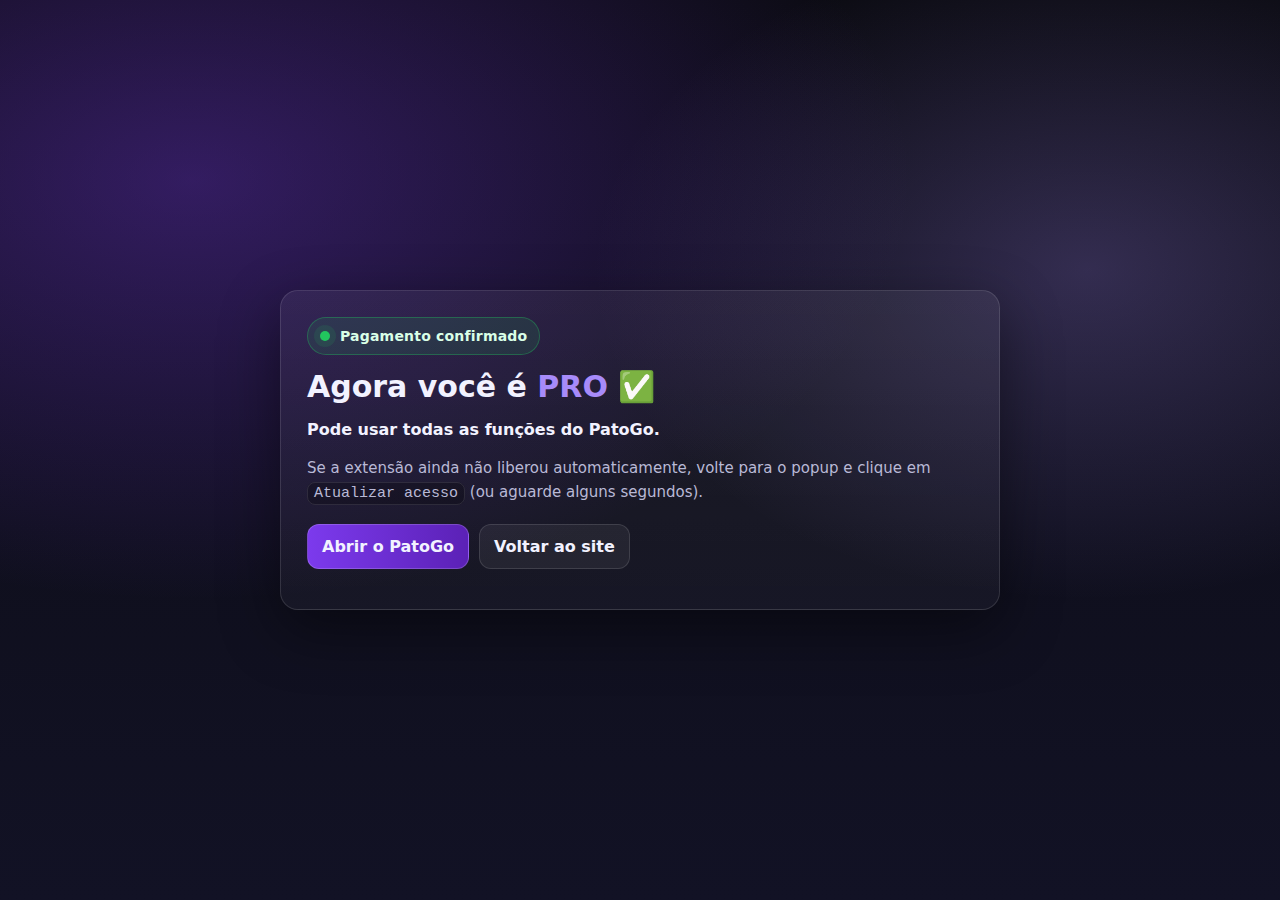
<file: sucesso/index.html>
<!doctype html>
<html lang="pt-br">
<head>
  <meta charset="utf-8" />
  <meta name="viewport" content="width=device-width,initial-scale=1" />
  <title>PatoGo — PRO ativado ✅</title>
  <meta name="robots" content="noindex,nofollow" />
  <style>
    :root {
      --bg1:#0b0b12;
      --bg2:#121225;
      --card:#17172e;
      --text:#f2f2ff;
      --muted:#b9b9d6;
      --accent:#7c3aed;
      --accent2:#a78bfa;
      --ok:#22c55e;
      --border:rgba(255,255,255,.12);
    }
    * { box-sizing: border-box; }
    body{
      margin:0;
      min-height:100vh;
      display:grid;
      place-items:center;
      font-family: system-ui,-apple-system,Segoe UI,Roboto,Ubuntu,Cantarell,Arial;
      color:var(--text);
      background: radial-gradient(1200px 700px at 15% 20%, rgba(124,58,237,.35), transparent 60%),
                  radial-gradient(900px 600px at 85% 30%, rgba(167,139,250,.25), transparent 55%),
                  linear-gradient(180deg, var(--bg1), var(--bg2));
      padding: 22px;
    }
    .card{
      width:min(720px, 100%);
      background: linear-gradient(180deg, rgba(255,255,255,.06), rgba(255,255,255,.03));
      border:1px solid var(--border);
      border-radius:18px;
      padding: 26px;
      box-shadow: 0 20px 60px rgba(0,0,0,.45);
      position:relative;
      overflow:hidden;
    }
    .badge{
      display:inline-flex;
      align-items:center;
      gap:10px;
      padding:10px 12px;
      background: rgba(34,197,94,.12);
      border: 1px solid rgba(34,197,94,.35);
      color: #d9ffe7;
      border-radius: 999px;
      font-weight: 700;
      letter-spacing:.2px;
      font-size: 14px;
    }
    .dot{
      width:10px;height:10px;border-radius:50%;
      background: var(--ok);
      box-shadow: 0 0 0 6px rgba(34,197,94,.12);
    }
    h1{
      margin: 14px 0 6px;
      font-size: clamp(22px, 3.2vw, 30px);
      line-height:1.2;
    }
    p{
      margin: 0 0 14px;
      color: var(--muted);
      line-height: 1.6;
      font-size: 15px;
    }
    .big{
      margin-top: 12px;
      font-size: 16px;
      color: var(--text);
    }
    .highlight{
      color: var(--accent2);
      font-weight: 800;
    }
    .row{
      display:flex;
      flex-wrap:wrap;
      gap: 10px;
      margin-top: 18px;
    }
    .btn{
      appearance:none;
      border: 1px solid var(--border);
      background: rgba(255,255,255,.06);
      color: var(--text);
      padding: 12px 14px;
      border-radius: 12px;
      font-weight: 700;
      cursor: pointer;
      text-decoration:none;
      display:inline-flex;
      align-items:center;
      gap:10px;
      transition: transform .06s ease, background .18s ease, border-color .18s ease;
    }
    .btn:hover{ background: rgba(255,255,255,.10); border-color: rgba(255,255,255,.18); }
    .btn:active{ transform: translateY(1px); }
    .btn.primary{
      background: linear-gradient(90deg, var(--accent), #5b21b6);
      border-color: rgba(255,255,255,.18);
    }
    .btn.primary:hover{ filter: brightness(1.05); }
    .small{
      margin-top: 14px;
      font-size: 13px;
      color: rgba(185,185,214,.92);
    }
    code{
      font-family: ui-monospace, SFMono-Regular, Menlo, Monaco, Consolas, "Liberation Mono", monospace;
      background: rgba(0,0,0,.25);
      border:1px solid rgba(255,255,255,.10);
      padding: 2px 6px;
      border-radius: 8px;
    }
    .foot{
      margin-top: 12px;
      opacity: .9;
    }
  </style>
</head>
<body>
  <main class="card">
    <div class="badge"><span class="dot"></span>Pagamento confirmado</div>

    <h1>Agora você é <span class="highlight">PRO ✅</span></h1>
    <p class="big"><strong>Pode usar todas as funções do PatoGo.</strong></p>

    <p>
      Se a extensão ainda não liberou automaticamente, volte para o popup e clique em
      <code>Atualizar acesso</code> (ou aguarde alguns segundos).
    </p>

    <div class="row">
      <!-- Tenta abrir a extensão (se você tiver um link/landing para isso) -->
      <a class="btn primary" id="btnOpenExt" href="#" role="button">Abrir o PatoGo</a>

      <!-- Voltar para o site -->
      <a class="btn" href="https://patogo.com.br" rel="noopener">Voltar ao site</a>
    </div>

    <p class="small foot" id="debug"></p>
  </main>

  <script>
    // Mostra session_id na tela (opcional), útil pra debug
    const params = new URLSearchParams(location.search);
    const sid = params.get("session_id") || params.get("sid") || "";
    const dbg = document.getElementById("debug");
    if (sid) dbg.textContent = "Session: " + sid;

    // Se você tiver uma página/rota que instrui como abrir a extensão, coloque aqui
    // (ex.: https://patogo.com.br/app ou https://patogo.com.br/abrir)
    // Se não tiver, deixa ir pro site mesmo.
    const btn = document.getElementById("btnOpenExt");
    btn.addEventListener("click", (e) => {
      e.preventDefault();
      window.location.href = "https://patogo.com.br";
    });
  </script>
</body>
</html>
</file>
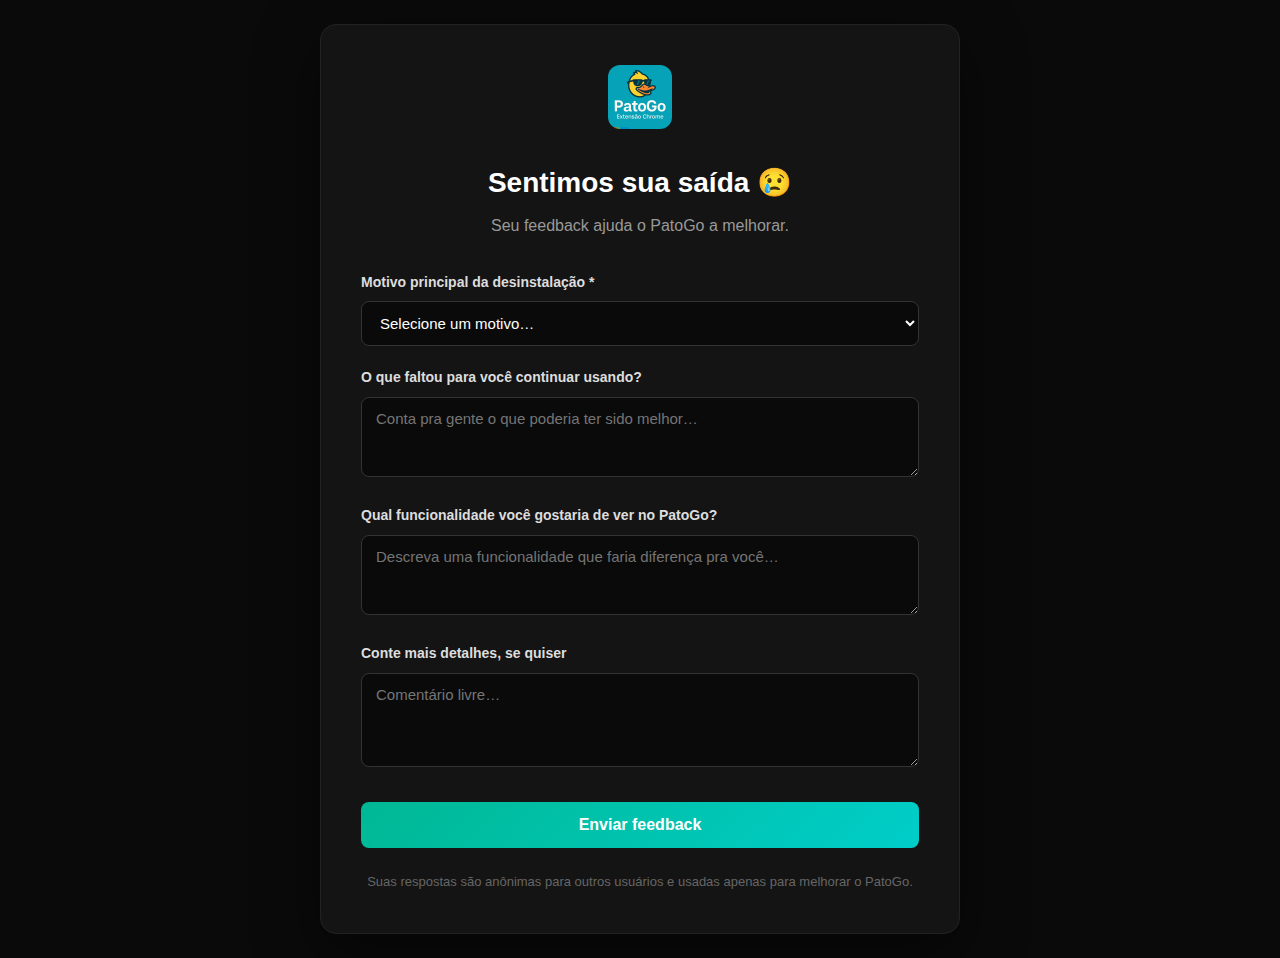
<file: uninstall-feedback/index.html>
<!DOCTYPE html>
<html lang="pt-BR">
<head>
  <meta charset="UTF-8">
  <meta name="viewport" content="width=device-width, initial-scale=1.0">
  <meta name="robots" content="noindex,nofollow">
  <title>Sentimos sua saída — PatoGo</title>
  <link rel="icon" href="/icons/pato.png" type="image/png">
  <style>
    * { margin: 0; padding: 0; box-sizing: border-box; }

    body {
      font-family: -apple-system, BlinkMacSystemFont, "Segoe UI", Roboto, Oxygen,
                   Ubuntu, Cantarell, sans-serif;
      background: #0a0a0a;
      color: #fff;
      min-height: 100vh;
      display: flex;
      align-items: center;
      justify-content: center;
      padding: 24px;
      line-height: 1.6;
    }

    .container {
      width: 100%;
      max-width: 640px;
      background: #141414;
      border: 1px solid #222;
      border-radius: 16px;
      padding: 40px;
      box-shadow: 0 20px 60px rgba(0, 0, 0, 0.5);
    }

    .logo {
      text-align: center;
      margin-bottom: 24px;
    }

    .logo img {
      width: 64px;
      height: 64px;
      border-radius: 12px;
    }

    h1 {
      text-align: center;
      font-size: 28px;
      margin-bottom: 8px;
      color: #fff;
    }

    .subtitle {
      text-align: center;
      color: #999;
      margin-bottom: 32px;
      font-size: 16px;
    }

    .field {
      margin-bottom: 20px;
    }

    label {
      display: block;
      font-weight: 600;
      margin-bottom: 8px;
      font-size: 14px;
      color: #ddd;
    }

    select, textarea, input[type="text"] {
      width: 100%;
      padding: 12px 14px;
      background: #0a0a0a;
      border: 1px solid #333;
      border-radius: 8px;
      color: #fff;
      font-size: 15px;
      font-family: inherit;
      transition: border-color 0.2s;
    }

    select:focus, textarea:focus, input[type="text"]:focus {
      outline: none;
      border-color: #00b894;
    }

    textarea {
      resize: vertical;
      min-height: 80px;
    }

    .submit-btn {
      width: 100%;
      padding: 14px;
      background: linear-gradient(135deg, #00b894 0%, #00cec9 100%);
      color: #fff;
      border: none;
      border-radius: 8px;
      font-size: 16px;
      font-weight: 600;
      cursor: pointer;
      transition: transform 0.15s, box-shadow 0.15s, opacity 0.15s;
      margin-top: 8px;
    }

    .submit-btn:hover:not(:disabled) {
      transform: translateY(-1px);
      box-shadow: 0 8px 20px rgba(0, 184, 148, 0.3);
    }

    .submit-btn:disabled {
      opacity: 0.6;
      cursor: not-allowed;
    }

    .success-message {
      display: none;
      text-align: center;
      padding: 32px 16px;
    }

    .success-message.visible { display: block; }

    .success-message .check {
      font-size: 48px;
      margin-bottom: 16px;
    }

    .success-message h2 {
      font-size: 22px;
      margin-bottom: 12px;
      color: #00b894;
    }

    .success-message p {
      color: #aaa;
      font-size: 16px;
    }

    .error-message {
      display: none;
      background: #2a1414;
      border: 1px solid #5a2222;
      color: #ff7676;
      padding: 12px;
      border-radius: 8px;
      margin-top: 12px;
      font-size: 14px;
    }

    .error-message.visible { display: block; }

    .footer-note {
      text-align: center;
      margin-top: 24px;
      color: #666;
      font-size: 13px;
    }

    @media (max-width: 600px) {
      .container { padding: 28px 20px; }
      h1 { font-size: 22px; }
      .subtitle { font-size: 14px; }
    }
  </style>
</head>
<body>
  <div class="container">
    <div class="logo">
      <img src="/icons/pato.png" alt="PatoGo" onerror="this.style.display='none'">
    </div>

    <div id="formWrapper">
      <h1>Sentimos sua saída 😢</h1>
      <p class="subtitle">Seu feedback ajuda o PatoGo a melhorar.</p>

      <form id="feedbackForm" novalidate>
        <div class="field">
          <label for="reason">Motivo principal da desinstalação *</label>
          <select id="reason" name="reason" required>
            <option value="">Selecione um motivo…</option>
            <option value="Não entendi como usar">Não entendi como usar</option>
            <option value="Tive problemas ou bugs">Tive problemas ou bugs</option>
            <option value="Achei caro">Achei caro</option>
            <option value="Faltou alguma funcionalidade">Faltou alguma funcionalidade</option>
            <option value="Não uso mais">Não uso mais</option>
            <option value="Encontrei outra ferramenta">Encontrei outra ferramenta</option>
            <option value="Outro motivo">Outro motivo</option>
          </select>
        </div>

        <div class="field">
          <label for="missingFeature">O que faltou para você continuar usando?</label>
          <textarea id="missingFeature" name="missing_feature" rows="3"
                    placeholder="Conta pra gente o que poderia ter sido melhor…"></textarea>
        </div>

        <div class="field">
          <label for="desiredFeature">Qual funcionalidade você gostaria de ver no PatoGo?</label>
          <textarea id="desiredFeature" name="desired_feature" rows="3"
                    placeholder="Descreva uma funcionalidade que faria diferença pra você…"></textarea>
        </div>

        <div class="field">
          <label for="comment">Conte mais detalhes, se quiser</label>
          <textarea id="comment" name="comment" rows="4"
                    placeholder="Comentário livre…"></textarea>
        </div>

        <button type="submit" class="submit-btn" id="submitBtn">Enviar feedback</button>

        <div class="error-message" id="errorMessage"></div>
      </form>

      <p class="footer-note">
        Suas respostas são anônimas para outros usuários e usadas apenas para melhorar o PatoGo.
      </p>
    </div>

    <div class="success-message" id="successMessage">
      <div class="check">🦆💚</div>
      <h2>Obrigado pelo feedback!</h2>
      <p>Isso nos ajuda muito a melhorar o PatoGo.</p>
    </div>
  </div>

  <script src="app.js"></script>
</body>
</html>
</file>
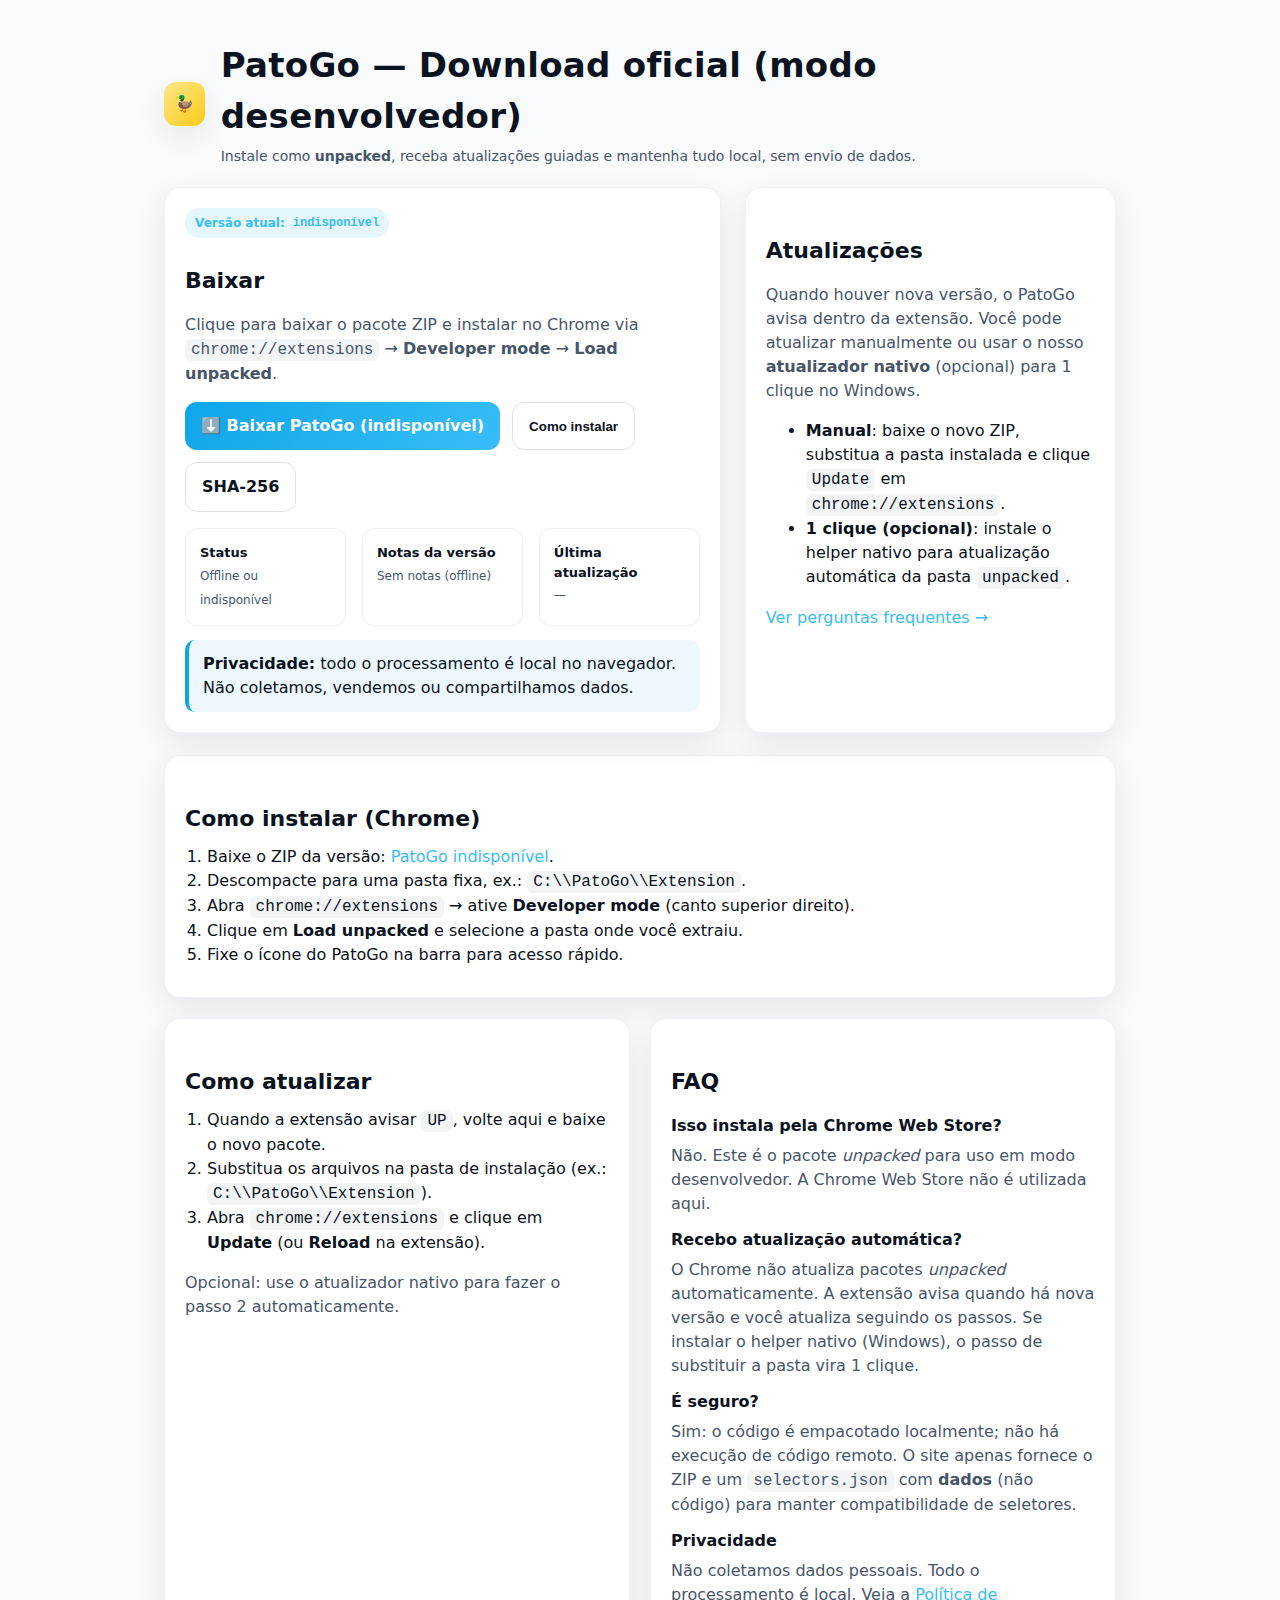
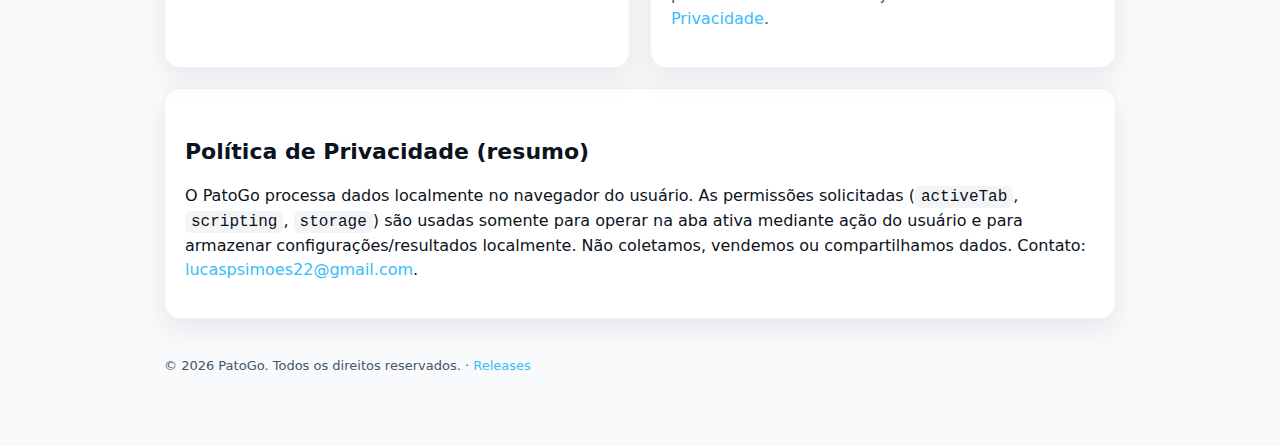
<file: PatoGo.html>
<!doctype html>
<html lang="pt-br">
<head>
  <meta charset="utf-8"/>
  <meta name="viewport" content="width=device-width, initial-scale=1"/>
  <title>PatoGo — Download Oficial (Unpacked)</title>
  <meta name="description" content="Baixe a extensão PatoGo em modo desenvolvedor (unpacked). Instruções de instalação, atualização e política de privacidade."/>
  <style>
    :root{
      --bg:#0b1220; /* dark base */
      --card:#0f172a;
      --ink:#e2e8f0;
      --muted:#94a3b8;
      --accent:#0ea5e9;
      --accent-2:#38bdf8;
      --success:#22c55e;
      --warn:#f59e0b;
      --ring: rgba(14,165,233,.35);
      --radius: 16px;
      --shadow: 0 20px 60px rgba(2,6,23,.35);
    }
    @media (prefers-color-scheme: light){
      :root{ --bg:#f8fafc; --card:#ffffff; --ink:#0b1220; --muted:#475569; --shadow: 0 10px 30px rgba(2,6,23,.08); }
    }
    *{ box-sizing:border-box }
    html,body{ margin:0; padding:0; background:var(--bg); color:var(--ink); font:16px/1.5 system-ui, -apple-system, Segoe UI, Roboto, Inter, Arial, sans-serif; }
    a{ color:var(--accent-2); text-decoration:none }
    a:hover{ text-decoration:underline }
    .container{ max-width:1000px; margin:0 auto; padding:24px }
    header{ display:flex; align-items:center; gap:16px; padding:16px 0 8px }
    .logo{ width:44px; height:44px; border-radius:12px; background:linear-gradient(135deg,#fde68a,#facc15); display:grid; place-items:center; color:#0b1220; font-weight:800; box-shadow:var(--shadow) }
    h1{ margin:0; font-size:clamp(22px,4vw,34px); letter-spacing:.3px }
    .subtitle{ color:var(--muted); margin:4px 0 0; font-size:14px }

    .hero{ margin-top:12px; display:grid; grid-template-columns: 1.2fr .8fr; gap:24px }
    .card{ background:var(--card); border:1px solid rgba(148,163,184,.15); border-radius:var(--radius); box-shadow:var(--shadow); padding:20px }
    .cta{ display:flex; gap:12px; flex-wrap:wrap; margin-top:12px }
    .btn{ appearance:none; border:none; padding:12px 16px; border-radius:12px; cursor:pointer; font-weight:700; transition:.15s cubic-bezier(.2,.8,.2,1); color:#0b1220 }
    .btn-primary{ background:linear-gradient(135deg,var(--accent),var(--accent-2)); color:white }
    .btn-primary:hover{ filter:brightness(1.05) }
    .btn-ghost{ background:transparent; border:1px solid rgba(148,163,184,.3); color:var(--ink) }
    .tag{ display:inline-flex; align-items:center; gap:8px; padding:6px 10px; border-radius:999px; background:rgba(14,165,233,.1); color:var(--accent-2); font-weight:700; font-size:12px }
    .kvs{ display:grid; grid-template-columns: repeat(3,1fr); gap:16px; margin-top:16px }
    .kv{ background:var(--card); border:1px solid rgba(148,163,184,.15); border-radius:12px; padding:14px }
    .kv b{ display:block; font-size:13px }
    .kv span{ color:var(--muted); font-size:12px }

    h2{ margin:26px 0 10px; font-size:22px }
    ol.steps{ margin:10px 0; padding-left:22px }
    .code{ font-family: ui-monospace, SFMono-Regular, Menlo, Consolas, monospace; background:rgba(148,163,184,.12); padding:2px 6px; border-radius:6px }

    .grid{ display:grid; grid-template-columns: 1fr 1fr; gap:20px }
    .faq dt{ font-weight:800; margin-top:10px }
    .faq dd{ margin:6px 0 12px; color:var(--muted) }
    footer{ color:var(--muted); font-size:13px; padding:24px 0 40px }
    .muted{ color:var(--muted) }
    .mono{ font-family: ui-monospace, SFMono-Regular, Menlo, Consolas, monospace }
    .ok{ color:var(--success) }
    .warn{ color:var(--warn) }

    .notice{ border-left:4px solid var(--accent); background:rgba(14,165,233,.08); padding:12px 14px; border-radius:10px; }
  </style>
</head>
<body>
  <div class="container">
    <header>
      <div class="logo">🦆</div>
      <div>
        <h1>PatoGo — Download oficial (modo desenvolvedor)</h1>
        <p class="subtitle">Instale como <strong>unpacked</strong>, receba atualizações guiadas e mantenha tudo local, sem envio de dados.</p>
      </div>
    </header>

    <section class="hero">
      <div class="card">
        <div class="tag">Versão atual: <span id="cur-ver" class="mono">—</span></div>
        <h2>Baixar</h2>
        <p class="muted">Clique para baixar o pacote ZIP e instalar no Chrome via <span class="code">chrome://extensions</span> → <b>Developer mode</b> → <b>Load unpacked</b>.</p>
        <div class="cta">
          <a id="dl" class="btn btn-primary" href="#" download>⬇️ Baixar PatoGo (<span id="ver-a">—</span>)</a>
          <button id="how" class="btn btn-ghost">Como instalar</button>
          <a id="hash" class="btn btn-ghost" href="#">SHA-256</a>
        </div>
        <div class="kvs">
          <div class="kv"><b>Status</b><span id="st">Carregando…</span></div>
          <div class="kv"><b>Notas da versão</b><span id="notes" class="muted">—</span></div>
          <div class="kv"><b>Última atualização</b><span id="updated" class="muted">—</span></div>
        </div>
        <div class="notice" style="margin-top:14px">
          <b>Privacidade:</b> todo o processamento é local no navegador. Não coletamos, vendemos ou compartilhamos dados.
        </div>
      </div>
      <div class="card">
        <h2>Atualizações</h2>
        <p class="muted">Quando houver nova versão, o PatoGo avisa dentro da extensão. Você pode atualizar manualmente ou usar o nosso <b>atualizador nativo</b> (opcional) para 1 clique no Windows.</p>
        <ul>
          <li><b>Manual</b>: baixe o novo ZIP, substitua a pasta instalada e clique <span class="code">Update</span> em <span class="code">chrome://extensions</span>.</li>
          <li><b>1 clique (opcional)</b>: instale o helper nativo para atualização automática da pasta <span class="code">unpacked</span>.</li>
        </ul>
        <p><a href="#faq">Ver perguntas frequentes →</a></p>
      </div>
    </section>

    <section class="card" id="instalacao" style="margin-top:22px">
      <h2>Como instalar (Chrome)</h2>
      <ol class="steps">
        <li>Baixe o ZIP da versão: <a id="dl2" href="#">PatoGo <span id="ver-b">—</span></a>.</li>
        <li>Descompacte para uma pasta fixa, ex.: <span class="code">C:\\PatoGo\\Extension</span>.</li>
        <li>Abra <span class="code">chrome://extensions</span> → ative <b>Developer mode</b> (canto superior direito).</li>
        <li>Clique em <b>Load unpacked</b> e selecione a pasta onde você extraiu.</li>
        <li>Fixe o ícone do PatoGo na barra para acesso rápido.</li>
      </ol>
    </section>

    <section class="grid" style="margin-top:20px">
      <div class="card">
        <h2>Como atualizar</h2>
        <ol class="steps">
          <li>Quando a extensão avisar <span class="code">UP</span>, volte aqui e baixe o novo pacote.</li>
          <li>Substitua os arquivos na pasta de instalação (ex.: <span class="code">C:\\PatoGo\\Extension</span>).</li>
          <li>Abra <span class="code">chrome://extensions</span> e clique em <b>Update</b> (ou <b>Reload</b> na extensão).</li>
        </ol>
        <p class="muted">Opcional: use o atualizador nativo para fazer o passo 2 automaticamente.</p>
      </div>
      <div class="card">
        <h2 id="faq">FAQ</h2>
        <dl class="faq">
          <dt>Isso instala pela Chrome Web Store?</dt>
          <dd>Não. Este é o pacote <em>unpacked</em> para uso em modo desenvolvedor. A Chrome Web Store não é utilizada aqui.</dd>
          <dt>Recebo atualização automática?</dt>
          <dd>O Chrome não atualiza pacotes <em>unpacked</em> automaticamente. A extensão avisa quando há nova versão e você atualiza seguindo os passos. Se instalar o helper nativo (Windows), o passo de substituir a pasta vira 1 clique.</dd>
          <dt>É seguro?</dt>
          <dd>Sim: o código é empacotado localmente; não há execução de código remoto. O site apenas fornece o ZIP e um <span class="code">selectors.json</span> com <strong>dados</strong> (não código) para manter compatibilidade de seletores.</dd>
          <dt>Privacidade</dt>
          <dd>Não coletamos dados pessoais. Todo o processamento é local. Veja a <a href="#privacidade">Política de Privacidade</a>.</dd>
        </dl>
      </div>
    </section>

    <section class="card" id="privacidade" style="margin-top:20px">
      <h2>Política de Privacidade (resumo)</h2>
      <p>O PatoGo processa dados localmente no navegador do usuário. As permissões solicitadas (<span class="code">activeTab</span>, <span class="code">scripting</span>, <span class="code">storage</span>) são usadas somente para operar na aba ativa mediante ação do usuário e para armazenar configurações/resultados localmente. Não coletamos, vendemos ou compartilhamos dados. Contato: <a href="mailto:lucaspsimoes22@gmail.com">lucaspsimoes22@gmail.com</a>.</p>
    </section>

    <footer>
      <p class="muted">© <span id="y"></span> PatoGo. Todos os direitos reservados. · <a id="releaseLink" href="#">Releases</a></p>
    </footer>
  </div>

  <script>
    // ==== CONFIGURE AQUI AS SUAS URLs ====
    const RELEASES = {
      latestJson: 'https://seusite.com/releases/latest.json',
      defaultZip: 'https://seusite.com/releases/patogo-latest.zip',
      releasesPage: 'https://seusite.com/releases/',
      sha256Page: 'https://seusite.com/releases/SHA256.txt'
    };

    const el = (id) => document.getElementById(id);

    async function loadRelease() {
      el('y').textContent = new Date().getFullYear();
      el('st').textContent = 'Verificando…';
      try{
        const res = await fetch(RELEASES.latestJson, { cache: 'no-store' });
        if(!res.ok) throw new Error('HTTP '+res.status);
        const data = await res.json();
        const ver = data.version || '—';
        const zip = data.zip || RELEASES.defaultZip;
        const notes = data.notes || '—';
        const updated = data.updated || new Date().toISOString().slice(0,10);

        el('cur-ver').textContent = ver;
        el('ver-a').textContent = ver;
        el('ver-b').textContent = ver;
        el('dl').href = zip;
        el('dl2').href = zip;
        el('notes').textContent = notes;
        el('updated').textContent = updated;
        el('st').innerHTML = '<span class="ok">Pronto para baixar</span>';
        el('hash').href = RELEASES.sha256Page;
        el('releaseLink').href = RELEASES.releasesPage;
      }catch(e){
        // Fallback se não achar latest.json
        el('cur-ver').textContent = 'indisponível';
        el('ver-a').textContent = 'indisponível';
        el('ver-b').textContent = 'indisponível';
        el('dl').href = RELEASES.defaultZip;
        el('dl2').href = RELEASES.defaultZip;
        el('notes').textContent = 'Sem notas (offline)';
        el('updated').textContent = '—';
        el('st').innerHTML = '<span class="warn">Offline ou indisponível</span>';
        el('hash').href = RELEASES.sha256Page;
        el('releaseLink').href = RELEASES.releasesPage;
      }
    }

    loadRelease();

    el('how').addEventListener('click', () => {
      document.getElementById('instalacao').scrollIntoView({ behavior:'smooth' });
    });
  </script>
</body>
</html>
</file>
<file: style.css>
/* ============================================
   RESET & BASE STYLES
   ============================================ */

* {
  margin: 0;
  padding: 0;
  box-sizing: border-box;
}

html {
  scroll-behavior: smooth;
}

body {
  font-family: 'Inter', -apple-system, BlinkMacSystemFont, 'Segoe UI', sans-serif;
  background: #000000;
  color: #ffffff;
  line-height: 1.6;
  overflow-x: hidden;
  position: relative;
}

/* ============================================
   STARFIELD BACKGROUND (Estilo Sora)
   ============================================ */

.stars-container {
  position: fixed;
  top: 0;
  left: 0;
  width: 100%;
  height: 100%;
  z-index: 0;
  overflow: hidden;
  pointer-events: none;
}

.stars,
.stars2,
.stars3 {
  position: absolute;
  top: 0;
  left: 0;
  width: 100%;
  height: 100%;
  background: transparent;
}

/* Camada 1 - Estrelas pequenas */
.stars {
  background-image: 
    radial-gradient(2px 2px at 20px 30px, #eee, transparent),
    radial-gradient(2px 2px at 60px 70px, #fff, transparent),
    radial-gradient(1px 1px at 50px 50px, #ddd, transparent),
    radial-gradient(1px 1px at 130px 80px, #fff, transparent),
    radial-gradient(2px 2px at 90px 10px, #eee, transparent);
  background-repeat: repeat;
  background-size: 200px 200px;
  animation: animateStars 50s linear infinite;
  opacity: 0.3;
}

/* Camada 2 - Estrelas médias */
.stars2 {
  background-image: 
    radial-gradient(1px 1px at 100px 50px, #fff, transparent),
    radial-gradient(1px 1px at 150px 150px, #ddd, transparent),
    radial-gradient(1px 1px at 50px 100px, #eee, transparent);
  background-repeat: repeat;
  background-size: 250px 250px;
  animation: animateStars 100s linear infinite;
  opacity: 0.2;
}

/* Camada 3 - Estrelas grandes (brilhantes) */
.stars3 {
  background-image: 
    radial-gradient(3px 3px at 170px 100px, rgba(255,255,255,0.8), transparent),
    radial-gradient(2px 2px at 80px 160px, rgba(255,255,255,0.6), transparent),
    radial-gradient(2px 2px at 200px 50px, rgba(255,255,255,0.7), transparent);
  background-repeat: repeat;
  background-size: 300px 300px;
  animation: animateStars 150s linear infinite;
  opacity: 0.4;
}

@keyframes animateStars {
  from {
    transform: translateY(0);
  }
  to {
    transform: translateY(-200px);
  }
}

/* ============================================
   MAIN CONTAINER
   ============================================ */

.main-container {
  position: relative;
  z-index: 1;
  max-width: 1400px;
  margin: 0 auto;
  padding: 0 20px;
}

/* ============================================
   NAVBAR
   ============================================ */

.navbar {
  position: fixed;
  top: 0;
  left: 0;
  right: 0;
  z-index: 100;
  background: rgba(0, 0, 0, 0.8);
  backdrop-filter: blur(20px);
  border-bottom: 1px solid rgba(255, 255, 255, 0.1);
  padding: 16px 0;
}

.nav-content {
  max-width: 1400px;
  margin: 0 auto;
  padding: 0 20px;
  display: flex;
  justify-content: space-between;
  align-items: center;
}

.nav-logo {
  display: flex;
  align-items: center;
  gap: 12px;
  font-size: 20px;
  font-weight: 700;
}

.nav-logo img {
  border-radius: 8px;
}

.nav-links {
  display: flex;
  align-items: center;
  gap: 32px;
}

.nav-links a {
  color: rgba(255, 255, 255, 0.7);
  text-decoration: none;
  font-size: 15px;
  font-weight: 500;
  transition: color 0.3s;
}

.nav-links a:hover {
  color: #ffffff;
}

.nav-cta {
  background: linear-gradient(135deg, #667eea 0%, #764ba2 100%);
  color: #ffffff !important;
  padding: 10px 24px;
  border-radius: 8px;
  transition: transform 0.2s, box-shadow 0.3s;
}

.nav-cta:hover {
  transform: translateY(-2px);
  box-shadow: 0 10px 30px rgba(102, 126, 234, 0.4);
}

/* ============================================
   HERO SECTION
   ============================================ */

.hero-section {
  padding: 160px 0 100px;
  display: grid;
  grid-template-columns: 1fr 1fr;
  gap: 60px;
  align-items: center;
}

.hero-badge {
  display: inline-flex;
  align-items: center;
  gap: 8px;
  background: rgba(255, 255, 255, 0.05);
  border: 1px solid rgba(255, 255, 255, 0.1);
  padding: 8px 16px;
  border-radius: 50px;
  font-size: 14px;
  margin-bottom: 24px;
}

.badge-dot {
  width: 8px;
  height: 8px;
  background: linear-gradient(135deg, #667eea 0%, #764ba2 100%);
  border-radius: 50%;
  animation: pulse 2s ease-in-out infinite;
}

@keyframes pulse {
  0%, 100% {
    opacity: 1;
    transform: scale(1);
  }
  50% {
    opacity: 0.5;
    transform: scale(1.2);
  }
}

.hero-title {
  font-size: 64px;
  font-weight: 800;
  line-height: 1.1;
  margin-bottom: 24px;
  letter-spacing: -0.02em;
}

.gradient-text {
  background: linear-gradient(135deg, #667eea 0%, #764ba2 50%, #f093fb 100%);
  -webkit-background-clip: text;
  -webkit-text-fill-color: transparent;
  background-clip: text;
}

.hero-description {
  font-size: 20px;
  line-height: 1.6;
  color: rgba(255, 255, 255, 0.7);
  margin-bottom: 40px;
  max-width: 600px;
}

.hero-cta {
  display: flex;
  gap: 16px;
  margin-bottom: 60px;
}

.hero-stats {
  display: flex;
  gap: 48px;
}

.stat {
  text-align: center;
}

.stat-number {
  font-size: 36px;
  font-weight: 700;
  background: linear-gradient(135deg, #667eea 0%, #764ba2 100%);
  -webkit-background-clip: text;
  -webkit-text-fill-color: transparent;
  background-clip: text;
}

.stat-label {
  font-size: 14px;
  color: rgba(255, 255, 255, 0.5);
  margin-top: 4px;
}

/* Hero Visual */
.hero-visual {
  position: relative;
  height: 500px;
}

.floating-card {
  position: absolute;
  background: rgba(255, 255, 255, 0.05);
  backdrop-filter: blur(20px);
  border: 1px solid rgba(255, 255, 255, 0.1);
  padding: 20px 24px;
  border-radius: 16px;
  display: flex;
  align-items: center;
  gap: 12px;
  animation: float 3s ease-in-out infinite;
  box-shadow: 0 20px 60px rgba(0, 0, 0, 0.3);
}

.card-1 {
  top: 50px;
  left: 50px;
  animation-delay: 0s;
}

.card-2 {
  top: 200px;
  right: 80px;
  animation-delay: 1s;
}

.card-3 {
  bottom: 100px;
  left: 100px;
  animation-delay: 2s;
}

.card-icon {
  width: 44px;
  height: 44px;
  display: flex;
  align-items: center;
  justify-content: center;
  background: rgba(0, 0, 0, 0.4);
  border-radius: 12px;
  flex-shrink: 0;
  backdrop-filter: blur(10px);
}

.card-icon svg {
  filter: drop-shadow(0 2px 8px rgba(102, 126, 234, 0.6));
}

.card-1 .card-icon {
  background: rgba(16, 185, 129, 0.15);
}

.card-2 .card-icon {
  background: rgba(102, 126, 234, 0.15);
}

.card-3 .card-icon {
  background: rgba(251, 191, 36, 0.15);
}

.card-text {
  font-size: 15px;
  font-weight: 500;
  white-space: nowrap;
}

@keyframes float {
  0%, 100% {
    transform: translateY(0);
  }
  50% {
    transform: translateY(-20px);
  }
}

/* ============================================
   BUTTONS
   ============================================ */

.btn {
  display: inline-flex;
  align-items: center;
  gap: 8px;
  padding: 14px 28px;
  border-radius: 10px;
  font-size: 16px;
  font-weight: 600;
  text-decoration: none;
  transition: all 0.3s;
  cursor: pointer;
  border: none;
  font-family: inherit;
}

.btn-large {
  padding: 16px 32px;
  font-size: 18px;
}

.btn-icon {
  width: 20px;
  height: 20px;
}

.btn-primary {
  background: linear-gradient(135deg, #667eea 0%, #764ba2 100%);
  color: #ffffff;
  box-shadow: 0 10px 30px rgba(102, 126, 234, 0.3);
}

.btn-primary:hover {
  transform: translateY(-2px);
  box-shadow: 0 15px 40px rgba(102, 126, 234, 0.5);
}

.btn-secondary {
  background: rgba(255, 255, 255, 0.1);
  color: #ffffff;
  border: 1px solid rgba(255, 255, 255, 0.2);
}

.btn-secondary:hover {
  background: rgba(255, 255, 255, 0.15);
  border-color: rgba(255, 255, 255, 0.3);
  transform: translateY(-2px);
}

.btn-ghost {
  background: transparent;
  color: rgba(255, 255, 255, 0.7);
  border: 1px solid rgba(255, 255, 255, 0.2);
}

.btn-ghost:hover {
  background: rgba(255, 255, 255, 0.05);
  color: #ffffff;
  border-color: rgba(255, 255, 255, 0.3);
}

/* ============================================
   SECTIONS
   ============================================ */

section {
  padding: 100px 0;
  scroll-margin-top: 100px;
}

.section-header {
  text-align: center;
  margin-bottom: 80px;
}

.section-title {
  font-size: 48px;
  font-weight: 800;
  margin-bottom: 16px;
  letter-spacing: -0.02em;
}

.section-description {
  font-size: 20px;
  color: rgba(255, 255, 255, 0.6);
  max-width: 600px;
  margin: 0 auto;
}

/* ============================================
   FEATURES SECTION
   ============================================ */

.features-grid {
  display: grid;
  grid-template-columns: repeat(3, 1fr);
  gap: 32px;
}

.feature-card {
  background: rgba(255, 255, 255, 0.03);
  border: 1px solid rgba(255, 255, 255, 0.1);
  border-radius: 20px;
  padding: 40px 32px;
  transition: all 0.3s;
}

.feature-card:hover {
  background: rgba(255, 255, 255, 0.05);
  border-color: rgba(102, 126, 234, 0.5);
  transform: translateY(-5px);
}

.feature-icon {
  width: 80px;
  height: 80px;
  margin-bottom: 20px;
  transition: transform 0.3s ease;
}

.feature-icon svg {
  width: 100%;
  height: 100%;
  filter: drop-shadow(0 4px 20px rgba(102, 126, 234, 0.3));
  transition: all 0.3s ease;
}

.feature-card:hover .feature-icon {
  transform: scale(1.1) translateY(-5px);
}

.feature-card:hover .feature-icon svg {
  filter: drop-shadow(0 8px 30px rgba(102, 126, 234, 0.5));
}

.feature-card h3 {
  font-size: 22px;
  font-weight: 700;
  margin-bottom: 12px;
}

.feature-card p {
  font-size: 16px;
  line-height: 1.6;
  color: rgba(255, 255, 255, 0.6);
}

/* ============================================
   TESTIMONIALS SECTION
   ============================================ */

.testimonials-section {
  background: rgba(255, 255, 255, 0.02);
  border-top: 1px solid rgba(255, 255, 255, 0.05);
  border-bottom: 1px solid rgba(255, 255, 255, 0.05);
}

.testimonials-grid {
  display: grid;
  grid-template-columns: repeat(2, 1fr);
  gap: 32px;
}

.testimonial-card {
  background: rgba(255, 255, 255, 0.03);
  border: 1px solid rgba(255, 255, 255, 0.1);
  border-radius: 20px;
  padding: 32px;
  transition: all 0.3s;
}

.testimonial-card:hover {
  background: rgba(255, 255, 255, 0.05);
  border-color: rgba(102, 126, 234, 0.3);
  transform: translateY(-5px);
}

.testimonial-stars {
  color: #fbbf24;
  margin-bottom: 16px;
  display: flex;
  gap: 4px;
}

.testimonial-stars svg {
  width: 20px;
  height: 20px;
  filter: drop-shadow(0 2px 4px rgba(251, 191, 36, 0.3));
}

.testimonial-text {
  font-size: 16px;
  line-height: 1.7;
  color: rgba(255, 255, 255, 0.8);
  margin-bottom: 24px;
  font-style: italic;
}

.testimonial-author {
  display: flex;
  align-items: center;
  gap: 16px;
}

.author-avatar {
  width: 48px;
  height: 48px;
  border-radius: 50%;
  background: linear-gradient(135deg, #667eea 0%, #764ba2 100%);
  display: flex;
  align-items: center;
  justify-content: center;
  font-weight: 700;
  font-size: 18px;
}

.author-name {
  font-weight: 600;
  font-size: 16px;
}

.author-role {
  font-size: 14px;
  color: rgba(255, 255, 255, 0.5);
}

/* ============================================
   HOW IT WORKS SECTION
   ============================================ */

.steps-grid {
  display: grid;
  grid-template-columns: 1fr auto 1fr auto 1fr;
  gap: 24px;
  align-items: center;
  max-width: 1200px;
  margin: 0 auto;
}

.step-card {
  background: rgba(255, 255, 255, 0.03);
  border: 1px solid rgba(255, 255, 255, 0.1);
  border-radius: 20px;
  padding: 40px 32px;
  text-align: center;
  transition: all 0.3s;
}

.step-card:hover {
  background: rgba(255, 255, 255, 0.05);
  transform: translateY(-5px);
}

.step-number {
  width: 60px;
  height: 60px;
  border-radius: 50%;
  background: linear-gradient(135deg, #667eea 0%, #764ba2 100%);
  display: flex;
  align-items: center;
  justify-content: center;
  font-size: 28px;
  font-weight: 700;
  margin: 0 auto 24px;
}

.step-card h3 {
  font-size: 20px;
  font-weight: 700;
  margin-bottom: 12px;
}

.step-card p {
  font-size: 15px;
  color: rgba(255, 255, 255, 0.6);
  line-height: 1.6;
}

.step-connector {
  font-size: 32px;
  color: rgba(255, 255, 255, 0.3);
}

/* ============================================
   VIDEO SECTION
   ============================================ */

.video-container {
  max-width: 900px;
  margin: 0 auto;
}

.video-wrapper {
  position: relative;
  padding-bottom: 56.25%;
  height: 0;
  border-radius: 20px;
  overflow: hidden;
  box-shadow: 0 20px 60px rgba(0, 0, 0, 0.5);
  border: 1px solid rgba(255, 255, 255, 0.1);
  margin-bottom: 48px;
}

.video-wrapper iframe {
  position: absolute;
  top: 0;
  left: 0;
  width: 100%;
  height: 100%;
}

.video-cta {
  text-align: center;
  padding: 40px;
  background: rgba(255, 255, 255, 0.03);
  border: 1px solid rgba(255, 255, 255, 0.1);
  border-radius: 20px;
}

.video-cta-text {
  font-size: 24px;
  font-weight: 700;
  margin-bottom: 24px;
  color: #ffffff;
}

/* ============================================
   PRICING SECTION
   ============================================ */

.pricing-section {
  background: linear-gradient(135deg, rgba(102, 126, 234, 0.05) 0%, rgba(118, 75, 162, 0.05) 100%);
  border-top: 1px solid rgba(255, 255, 255, 0.1);
  border-bottom: 1px solid rgba(255, 255, 255, 0.1);
}

.pricing-grid {
  display: grid;
  grid-template-columns: repeat(3, 1fr);
  gap: 24px;
  max-width: 1200px;
  margin: 0 auto 40px;
  align-items: stretch;
}

.pricing-card {
  background: rgba(255, 255, 255, 0.03);
  border: 1px solid rgba(255, 255, 255, 0.1);
  border-radius: 24px;
  padding: 40px 32px;
  transition: all 0.3s;
  position: relative;
  display: flex;
  flex-direction: column;
}

.pricing-card:hover {
  transform: translateY(-5px);
  border-color: rgba(102, 126, 234, 0.3);
  box-shadow: 0 20px 40px rgba(0, 0, 0, 0.3);
}

/* Premium — mesmo tamanho que os outros, sem scale */
.pricing-card-featured {
  background: rgba(102, 126, 234, 0.06);
  border: 1px solid rgba(102, 126, 234, 0.4);
}

.pricing-card-featured:hover {
  transform: translateY(-5px);
  border-color: rgba(102, 126, 234, 0.6);
}

.pricing-badge {
  position: absolute;
  top: -12px;
  left: 50%;
  transform: translateX(-50%);
  background: linear-gradient(135deg, #667eea 0%, #764ba2 100%);
  color: #ffffff;
  padding: 6px 20px;
  border-radius: 50px;
  font-size: 14px;
  font-weight: 700;
  box-shadow: 0 4px 15px rgba(102, 126, 234, 0.4);
}

.pricing-header {
  text-align: center;
  margin-bottom: 32px;
  padding-bottom: 32px;
  border-bottom: 1px solid rgba(255, 255, 255, 0.1);
}

.pricing-title {
  font-size: 24px;
  font-weight: 700;
  margin-bottom: 16px;
  color: #ffffff;
}

.pricing-price {
  display: flex;
  align-items: flex-start;
  justify-content: center;
  margin-bottom: 12px;
}

.price-currency {
  font-size: 24px;
  font-weight: 700;
  margin-top: 8px;
  color: rgba(255, 255, 255, 0.8);
}

.price-amount {
  font-size: 64px;
  font-weight: 800;
  line-height: 1;
  background: linear-gradient(135deg, #667eea 0%, #764ba2 100%);
  -webkit-background-clip: text;
  -webkit-text-fill-color: transparent;
  background-clip: text;
}

.price-cents {
  font-size: 32px;
  font-weight: 700;
  margin-top: 8px;
  background: linear-gradient(135deg, #667eea 0%, #764ba2 100%);
  -webkit-background-clip: text;
  -webkit-text-fill-color: transparent;
  background-clip: text;
}

.price-period {
  font-size: 18px;
  color: rgba(255, 255, 255, 0.6);
  margin-left: 4px;
  align-self: flex-end;
  margin-bottom: 12px;
}

.pricing-description {
  font-size: 16px;
  color: rgba(255, 255, 255, 0.7);
}

.pricing-features {
  margin-bottom: 32px;
  flex: 1;
}

.pricing-feature {
  display: flex;
  align-items: center;
  gap: 12px;
  padding: 12px 0;
  font-size: 16px;
  color: rgba(255, 255, 255, 0.9);
}

.pricing-feature.limited {
  color: rgba(255, 255, 255, 0.5);
  text-decoration: line-through;
}

.feature-check {
  width: 20px;
  height: 20px;
  color: #10b981;
  flex-shrink: 0;
}

.pricing-feature.limited .feature-check {
  color: #ef4444;
}

.btn-block {
  width: 100%;
  justify-content: center;
}

.pricing-guarantee {
  text-align: center;
  margin-top: 16px;
  font-size: 14px;
  color: rgba(255, 255, 255, 0.6);
  display: flex;
  align-items: center;
  justify-content: center;
  gap: 8px;
}

.guarantee-icon {
  width: 16px;
  height: 16px;
  color: #10b981;
}

.pricing-faq {
  text-align: center;
  max-width: 600px;
  margin: 0 auto;
  padding: 32px;
  background: rgba(255, 255, 255, 0.03);
  border-radius: 16px;
  border: 1px solid rgba(255, 255, 255, 0.1);
}

.pricing-faq p {
  font-size: 16px;
  color: rgba(255, 255, 255, 0.8);
}

.pricing-faq a {
  color: #667eea;
  text-decoration: none;
  font-weight: 600;
}

.pricing-faq a:hover {
  text-decoration: underline;
}

/* PRO MAX Card — card principal */
.pricing-card-promax {
  background: rgba(255, 255, 255, 0.03);
  border: 2px solid rgba(212, 175, 55, 0.6);
  position: relative;
  overflow: visible;
  transform: scale(1.04);
  z-index: 2;
  box-shadow: 0 0 30px rgba(212, 175, 55, 0.10), 0 10px 50px rgba(0, 0, 0, 0.3);
}

.pricing-card-promax::before {
  display: none;
}

@keyframes shimmer {
  0% { background-position: 200% 0; }
  100% { background-position: -200% 0; }
}

.pricing-card-promax:hover {
  transform: scale(1.04) translateY(-5px);
  border-color: rgba(212, 175, 55, 0.9);
  box-shadow: 0 0 40px rgba(212, 175, 55, 0.15), 0 25px 70px rgba(0, 0, 0, 0.4);
}

.pricing-badge-promax {
  background: linear-gradient(135deg, #b8860b 0%, #ffd700 50%, #daa520 100%);
  color: #000000;
  box-shadow: 0 4px 20px rgba(212, 175, 55, 0.5);
  font-size: 15px;
  padding: 8px 24px;
  display: inline-flex;
  align-items: center;
  gap: 6px;
}

.badge-crown {
  flex-shrink: 0;
}

.pricing-card-promax .pricing-title {
  font-size: 28px;
  background: linear-gradient(135deg, #ffd700 0%, #daa520 100%);
  -webkit-background-clip: text;
  -webkit-text-fill-color: transparent;
  background-clip: text;
}

.pricing-card-promax .price-amount,
.pricing-card-promax .price-cents {
  background: linear-gradient(135deg, #ffd700 0%, #daa520 100%);
  -webkit-background-clip: text;
  -webkit-text-fill-color: transparent;
  background-clip: text;
}

.pricing-feature-ai {
  background: none;
  border-radius: 0;
  padding: 12px 0 !important;
  margin: 0;
  border: none;
}

.feature-check-ai {
  color: #10b981 !important;
}

.pricing-ai-divider {
  text-align: center;
  margin: 12px 0 8px;
  position: relative;
}

.pricing-ai-divider::before {
  content: '';
  position: absolute;
  top: 50%;
  left: 0;
  right: 0;
  height: 1px;
  background: linear-gradient(90deg, transparent, rgba(212, 175, 55, 0.3), transparent);
}

.pricing-ai-divider span {
  position: relative;
  background: rgba(212, 175, 55, 0.1);
  border: 1px solid rgba(212, 175, 55, 0.25);
  padding: 4px 14px;
  border-radius: 50px;
  font-size: 12px;
  font-weight: 700;
  color: #ffd700;
  text-transform: uppercase;
  letter-spacing: 0.05em;
}

.btn-promax {
  background: linear-gradient(135deg, #b8860b 0%, #ffd700 50%, #daa520 100%);
  color: #000000;
  box-shadow: 0 10px 35px rgba(212, 175, 55, 0.35);
  font-weight: 700;
  font-size: 18px;
  padding: 18px 32px;
}

.btn-promax:hover {
  transform: translateY(-3px);
  box-shadow: 0 15px 50px rgba(212, 175, 55, 0.55);
}

/* ============================================
   DOWNLOAD SECTION
   ============================================ */

.download-section {
  background: linear-gradient(135deg, rgba(102, 126, 234, 0.1) 0%, rgba(118, 75, 162, 0.1) 100%);
  border-top: 1px solid rgba(255, 255, 255, 0.1);
  border-bottom: 1px solid rgba(255, 255, 255, 0.1);
}

.download-card {
  max-width: 800px;
  margin: 0 auto;
  background: rgba(255, 255, 255, 0.03);
  border: 1px solid rgba(255, 255, 255, 0.1);
  border-radius: 24px;
  padding: 60px;
  text-align: center;
}

.download-badge {
  display: inline-flex;
  align-items: center;
  gap: 8px;
  background: rgba(0, 255, 0, 0.1);
  border: 1px solid rgba(0, 255, 0, 0.3);
  padding: 8px 16px;
  border-radius: 50px;
  font-size: 14px;
  margin-bottom: 24px;
}

.badge-dot-green {
  width: 8px;
  height: 8px;
  background: #00ff00;
  border-radius: 50%;
  animation: pulse 2s ease-in-out infinite;
}

.download-card h2 {
  font-size: 40px;
  font-weight: 800;
  margin-bottom: 16px;
}

.download-description {
  font-size: 18px;
  color: rgba(255, 255, 255, 0.7);
  margin-bottom: 32px;
  max-width: 600px;
  margin-left: auto;
  margin-right: auto;
}

.download-features {
  display: grid;
  grid-template-columns: repeat(2, 1fr);
  gap: 16px;
  margin-bottom: 40px;
  max-width: 500px;
  margin-left: auto;
  margin-right: auto;
}

.download-feature {
  text-align: left;
  font-size: 16px;
  color: rgba(255, 255, 255, 0.8);
}

.download-ctas {
  display: flex;
  justify-content: center;
  margin-bottom: 0;
}

.btn-download-hero {
  display: inline-flex;
  align-items: center;
  gap: 12px;
  padding: 22px 56px;
  border-radius: 14px;
  font-size: 22px;
  font-weight: 800;
  text-decoration: none;
  color: #ffffff;
  background: linear-gradient(135deg, #667eea 0%, #764ba2 100%);
  box-shadow: 0 8px 30px rgba(102, 126, 234, 0.4);
  transition: all 0.3s;
  cursor: pointer;
  border: none;
  font-family: inherit;
  animation: btnPulse 2s ease-in-out infinite;
  position: relative;
}

.btn-download-hero:hover {
  transform: translateY(-3px) scale(1.02);
  box-shadow: 0 15px 50px rgba(102, 126, 234, 0.55);
  animation: none;
}

.btn-download-hero .btn-icon {
  width: 24px;
  height: 24px;
}

/* Pulse animation for all CTA download buttons */
.btn-pulse {
  animation: btnPulse 2s ease-in-out infinite;
  position: relative;
}

.btn-pulse:hover {
  animation: none;
}

@keyframes btnPulse {
  0% {
    transform: scale(1);
    box-shadow: 0 8px 30px rgba(102, 126, 234, 0.4), 0 0 0 0 rgba(102, 126, 234, 0.5);
  }
  50% {
    transform: scale(1.04);
    box-shadow: 0 12px 40px rgba(102, 126, 234, 0.5), 0 0 0 12px rgba(102, 126, 234, 0);
  }
  100% {
    transform: scale(1);
    box-shadow: 0 8px 30px rgba(102, 126, 234, 0.4), 0 0 0 0 rgba(102, 126, 234, 0);
  }
}

.download-info {
  display: flex;
  gap: 32px;
  justify-content: center;
  padding-top: 32px;
  border-top: 1px solid rgba(255, 255, 255, 0.1);
}

.info-item {
  font-size: 14px;
  color: rgba(255, 255, 255, 0.6);
}

.info-item b {
  color: rgba(255, 255, 255, 0.9);
  margin-right: 8px;
}

.status-loading {
  color: #ffa500;
}

/* ============================================
   INSTALL SECTION
   ============================================ */

.install-steps {
  max-width: 800px;
  margin: 0 auto;
}

.install-step {
  display: flex;
  gap: 24px;
  margin-bottom: 32px;
  align-items: flex-start;
}

.install-step-number {
  flex-shrink: 0;
  width: 48px;
  height: 48px;
  border-radius: 50%;
  background: linear-gradient(135deg, #667eea 0%, #764ba2 100%);
  display: flex;
  align-items: center;
  justify-content: center;
  font-size: 20px;
  font-weight: 700;
}

.install-step-content h3 {
  font-size: 20px;
  font-weight: 700;
  margin-bottom: 8px;
}

.install-step-content p {
  font-size: 16px;
  color: rgba(255, 255, 255, 0.7);
  line-height: 1.6;
}

code {
  background: rgba(255, 255, 255, 0.1);
  padding: 4px 8px;
  border-radius: 4px;
  font-family: 'Courier New', monospace;
  font-size: 14px;
  color: #a78bfa;
}

/* ============================================
   FAQ SECTION
   ============================================ */

.faq-grid {
  display: grid;
  grid-template-columns: repeat(2, 1fr);
  gap: 32px;
  max-width: 1000px;
  margin: 0 auto;
}

.faq-item {
  background: rgba(255, 255, 255, 0.03);
  border: 1px solid rgba(255, 255, 255, 0.1);
  border-radius: 16px;
  padding: 32px;
  transition: all 0.3s;
}

.faq-item:hover {
  background: rgba(255, 255, 255, 0.05);
  border-color: rgba(102, 126, 234, 0.3);
}

.faq-item h3 {
  font-size: 18px;
  font-weight: 700;
  margin-bottom: 12px;
  color: #ffffff;
}

.faq-item p {
  font-size: 15px;
  line-height: 1.6;
  color: rgba(255, 255, 255, 0.7);
}

/* ============================================
   FOOTER
   ============================================ */

.footer {
  padding: 60px 0 40px;
  border-top: 1px solid rgba(255, 255, 255, 0.1);
}

.footer-content {
  max-width: 1400px;
  margin: 0 auto;
  padding: 0 20px;
}

.footer-brand {
  display: flex;
  align-items: center;
  gap: 12px;
  font-size: 20px;
  font-weight: 700;
  margin-bottom: 32px;
}

.footer-brand img {
  border-radius: 8px;
}

.footer-nav {
  display: flex;
  gap: 32px;
  margin-bottom: 32px;
}

.footer-nav a {
  color: rgba(255, 255, 255, 0.6);
  text-decoration: none;
  font-size: 15px;
  transition: color 0.3s;
}

.footer-nav a:hover {
  color: #ffffff;
}

.footer-bottom {
  padding-top: 32px;
  border-top: 1px solid rgba(255, 255, 255, 0.1);
  display: flex;
  justify-content: space-between;
  align-items: center;
  font-size: 14px;
  color: rgba(255, 255, 255, 0.5);
}

.footer-bottom a {
  color: rgba(255, 255, 255, 0.6);
  text-decoration: none;
  transition: color 0.3s;
}

.footer-bottom a:hover {
  color: #ffffff;
}

/* ============================================
   RESPONSIVE
   ============================================ */

@media (max-width: 1024px) {
  .hero-section {
    grid-template-columns: 1fr;
    gap: 40px;
  }

  .hero-visual {
    display: none;
  }

  .features-grid {
    grid-template-columns: repeat(2, 1fr);
  }

  .steps-grid {
    grid-template-columns: 1fr;
  }

  .step-connector {
    display: none;
  }

  .pricing-grid {
    grid-template-columns: 1fr;
    max-width: 480px;
    margin-left: auto;
    margin-right: auto;
  }

  .pricing-card-featured {
    transform: scale(1);
  }

  .pricing-card-featured:hover {
    transform: translateY(-5px);
  }

  .pricing-card-promax {
    transform: scale(1);
  }

  .pricing-card-promax:hover {
    transform: translateY(-5px);
  }
}

@media (max-width: 768px) {
  .nav-links {
    display: none;
  }

  .hero-title {
    font-size: 42px;
  }

  .hero-description {
    font-size: 18px;
  }

  .hero-cta {
    flex-direction: column;
  }

  .hero-stats {
    gap: 24px;
  }

  .section-title {
    font-size: 36px;
  }

  .features-grid,
  .testimonials-grid,
  .faq-grid {
    grid-template-columns: 1fr;
  }

  .download-features {
    grid-template-columns: 1fr;
  }

  .download-ctas {
    flex-direction: column;
  }

  .download-card {
    padding: 40px 32px;
  }

  .footer-bottom {
    flex-direction: column;
    gap: 16px;
    text-align: center;
  }

  .footer-nav {
    flex-wrap: wrap;
    gap: 16px;
  }
}

@media (max-width: 480px) {
  .hero-title {
    font-size: 32px;
  }

  .section-title {
    font-size: 28px;
  }

  .btn-large {
    padding: 14px 24px;
    font-size: 16px;
  }
}
</file>
